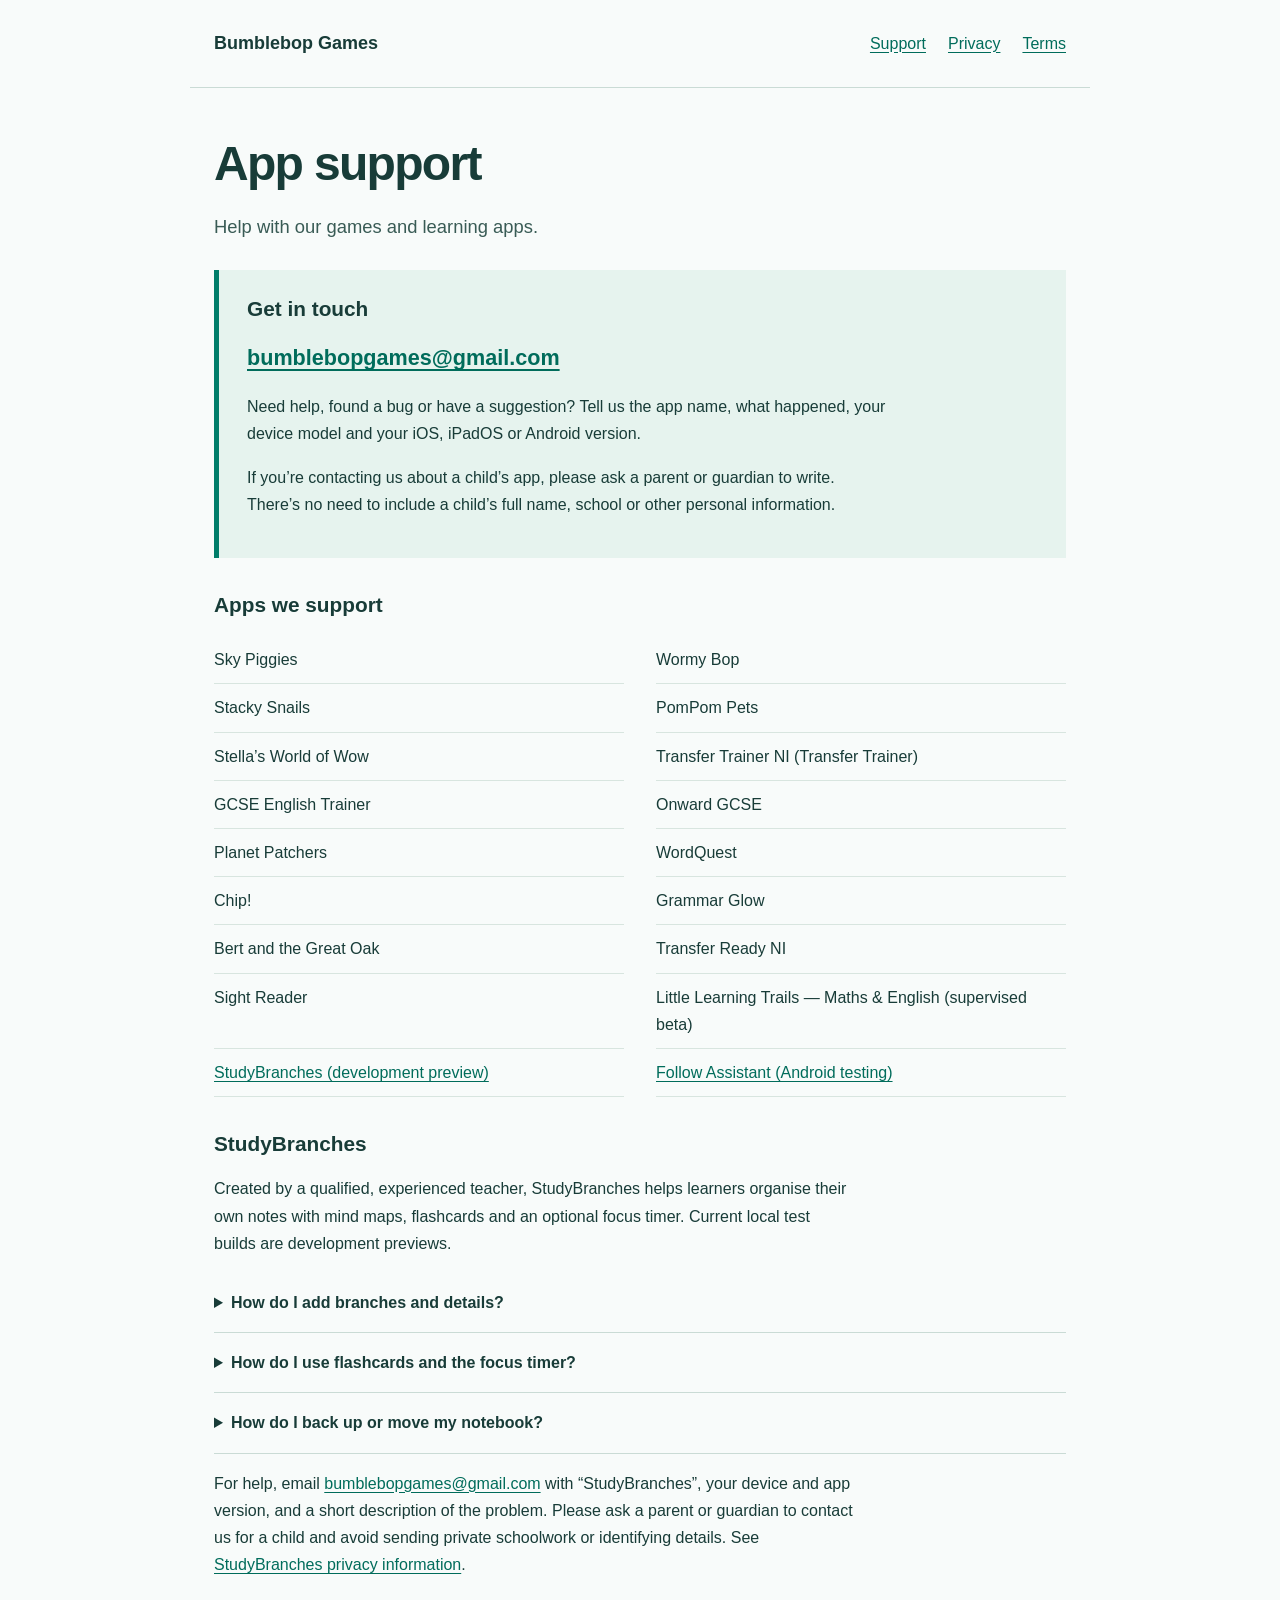
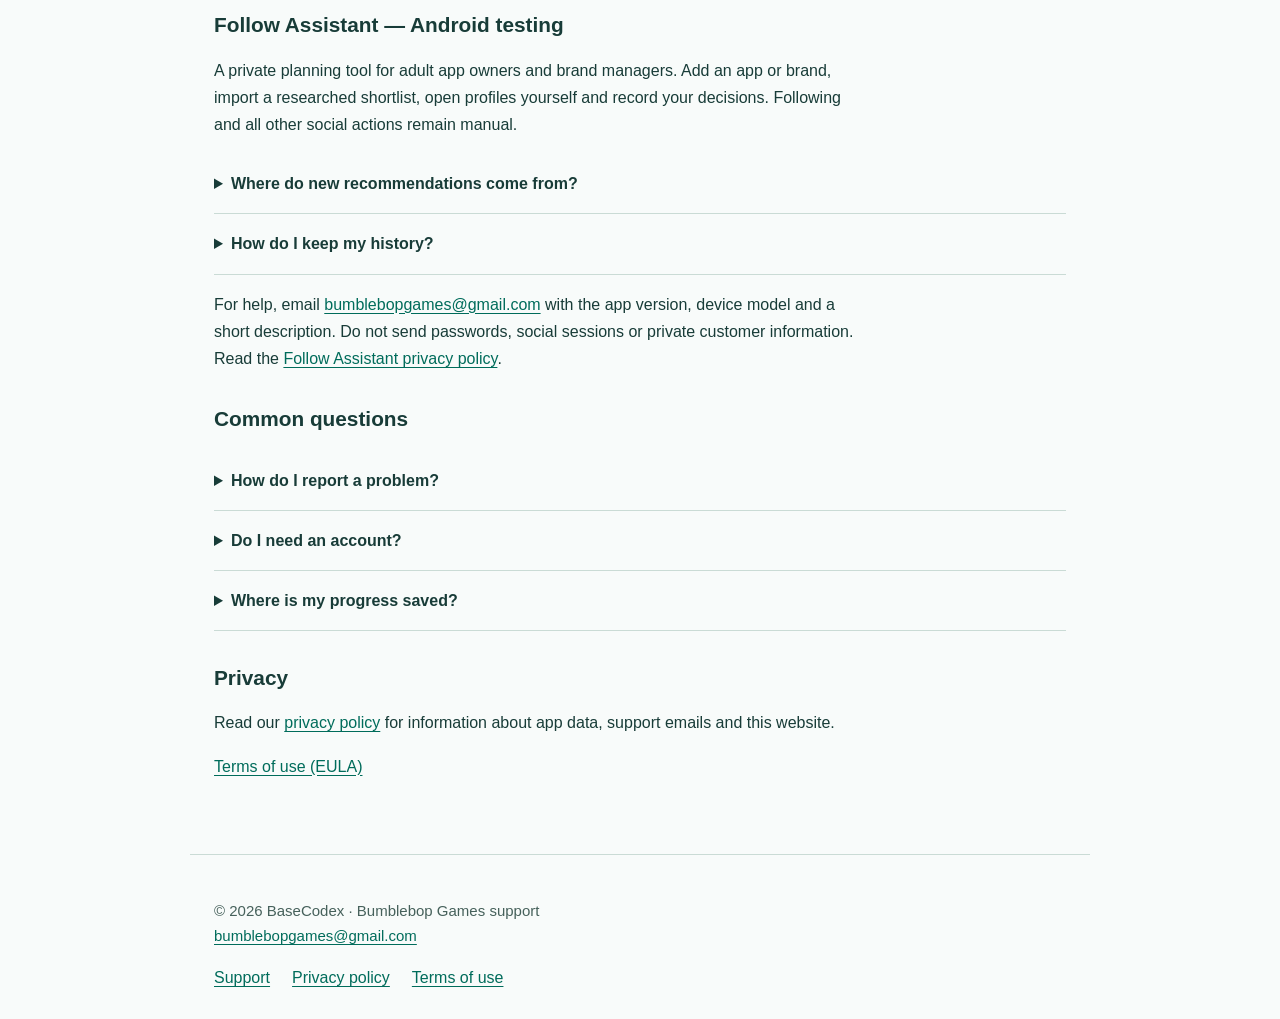
<file: index.html>
<!doctype html>
<html lang="en"><head><meta name="google-site-verification" content="nAH5jtPShaQSKGcizC4wQMuTUQxRXYemVnwYtcWmS9g" /><meta charset="utf-8"><meta name="viewport" content="width=device-width, initial-scale=1"><title>App support · Bumblebop Games</title><meta name="description" content="Support and privacy information for Bumblebop Games and learning apps. Contact bumblebopgames@gmail.com."><link rel="stylesheet" href="style.css"></head><body><a class="skip" href="#main">Skip to content</a><header><a class="brand" href="./">Bumblebop Games</a><nav aria-label="Main navigation"><a href="./">Support</a><a href="privacy.html">Privacy</a><a href="terms.html">Terms</a></nav></header><main id="main" class=""><h1>App support</h1><p class="intro">Help with our games and learning apps.</p><section class="contact" aria-labelledby="contact"><h2 id="contact">Get in touch</h2><a class="email" href="mailto:bumblebopgames@gmail.com">bumblebopgames@gmail.com</a><p>Need help, found a bug or have a suggestion? Tell us the app name, what happened, your device model and your iOS, iPadOS or Android version.</p><p>If you’re contacting us about a child’s app, please ask a parent or guardian to write. There’s no need to include a child’s full name, school or other personal information.</p></section><section aria-labelledby="apps"><h2 id="apps">Apps we support</h2><ul class="app-list"><li>Sky Piggies</li><li>Wormy Bop</li><li>Stacky Snails</li><li>PomPom Pets</li><li>Stella’s World of Wow</li><li>Transfer Trainer NI (Transfer Trainer)</li><li>GCSE English Trainer</li><li>Onward GCSE</li><li>Planet Patchers</li><li>WordQuest</li><li>Chip!</li><li>Grammar Glow</li><li>Bert and the Great Oak</li><li>Transfer Ready NI</li><li>Sight Reader</li><li>Little Learning Trails — Maths &amp; English (supervised beta)</li><li><a href="#studybranches">StudyBranches (development preview)</a></li><li><a href="#follow-assistant">Follow Assistant (Android testing)</a></li></ul></section><section id="studybranches" aria-labelledby="studybranches-heading"><h2 id="studybranches-heading">StudyBranches</h2>
<p>Created by a qualified, experienced teacher, StudyBranches helps learners organise their own notes with mind maps, flashcards and an optional focus timer. Current local test builds are development previews.</p>
<details><summary>How do I add branches and details?</summary><ol><li>Open a map and choose <strong>Add main branch</strong> for a big idea connected to your central topic.</li><li>Tap an idea, then choose <strong>Add detail</strong> for a smaller idea connected to it.</li><li>Use <strong>Back to map</strong> and <strong>My maps</strong> to return to your work.</li></ol><p>The same ideas are available as a text list in <strong>Outline</strong>.</p></details>
<details><summary>How do I use flashcards and the focus timer?</summary><p>Choose <strong>Flashcards</strong> in your notebook to create a card set, or open an idea’s <strong>More idea tools</strong> and choose <strong>Make a flashcard</strong>. Try recalling an answer before revealing your notes, then compare and record your own confidence. Nothing is automatically marked.</p><p>Choose <strong>Focus timer</strong> to start, pause or resume a session and plan a break. The timer pauses when you leave the app; it does not provide background alarms.</p></details>
<details><summary>How do I back up or move my notebook?</summary><p>Use <strong>Help &amp; backup → Export notebook backup</strong>. On the other installation, choose <strong>Choose notebook backup</strong>, inspect the preview, then choose <strong>Restore notebook content</strong>. Existing work is kept and conflicting references become separate copies. Backups with flashcards require StudyBranches 0.2 or later.</p><p>Native iPhone and iPad versions offer optional private Apple iCloud sync on compatible devices. Android and browser notebooks remain independent; use exported backups to transfer those. Update both Apple devices to a compatible version before syncing newer sources or drafts. Keep regular exported backups; uninstalling the app or clearing browser data can remove local work.</p></details>
<p>For help, email <a href="mailto:bumblebopgames@gmail.com">bumblebopgames@gmail.com</a> with “StudyBranches”, your device and app version, and a short description of the problem. Please ask a parent or guardian to contact us for a child and avoid sending private schoolwork or identifying details. See <a href="privacy.html#studybranches">StudyBranches privacy information</a>.</p></section><section id="follow-assistant" aria-labelledby="follow-assistant-heading"><h2 id="follow-assistant-heading">Follow Assistant — Android testing</h2><p>A private planning tool for adult app owners and brand managers. Add an app or brand, import a researched shortlist, open profiles yourself and record your decisions. Following and all other social actions remain manual.</p><details><summary>Where do new recommendations come from?</summary><p>This Android testing version includes a dated saved shortlist and supports user-selected shortlist imports. Research and automatic daily delivery are not included. New brands start without recommendations until you import a checked shortlist using the exact brand name. Sharing a research brief sends nothing until you choose a destination.</p></details><details><summary>How do I keep my history?</summary><p>Queues and outcomes are saved on this device. Export history before uninstalling or clearing app storage. The app has no social sign-in, automatic follow feature, advertising or analytics service.</p></details><p>For help, email <a href="mailto:bumblebopgames@gmail.com">bumblebopgames@gmail.com</a> with the app version, device model and a short description. Do not send passwords, social sessions or private customer information. Read the <a href="privacy.html#follow-assistant">Follow Assistant privacy policy</a>.</p></section><section aria-labelledby="questions"><h2 id="questions">Common questions</h2><details><summary>How do I report a problem?</summary><p>Email us with the app name and a short description of the steps that led to the problem. If a screenshot helps, remove any personal information before sending it.</p></details><details><summary>Do I need an account?</summary><p>The apps listed here work without creating an account with us. Apple services, such as purchases or optional iCloud features, use your own Apple account.</p></details><details><summary>Where is my progress saved?</summary><p>Game progress, settings and learning history stay on your device and, where an app supports it, in your own iCloud account. We cannot recover local progress for you. Please contact us before deleting an app to troubleshoot a problem.</p></details></section><section aria-labelledby="privacy"><h2 id="privacy">Privacy</h2><p>Read our <a href="privacy.html">privacy policy</a> for information about app data, support emails and this website.</p><p><a href="terms.html">Terms of use (EULA)</a></p></section></main><footer><p>© 2026 BaseCodex · Bumblebop Games support<br><a href="mailto:bumblebopgames@gmail.com">bumblebopgames@gmail.com</a></p><nav aria-label="Footer"><a href="./">Support</a><a href="privacy.html">Privacy policy</a><a href="terms.html">Terms of use</a></nav></footer></body></html>
</file>
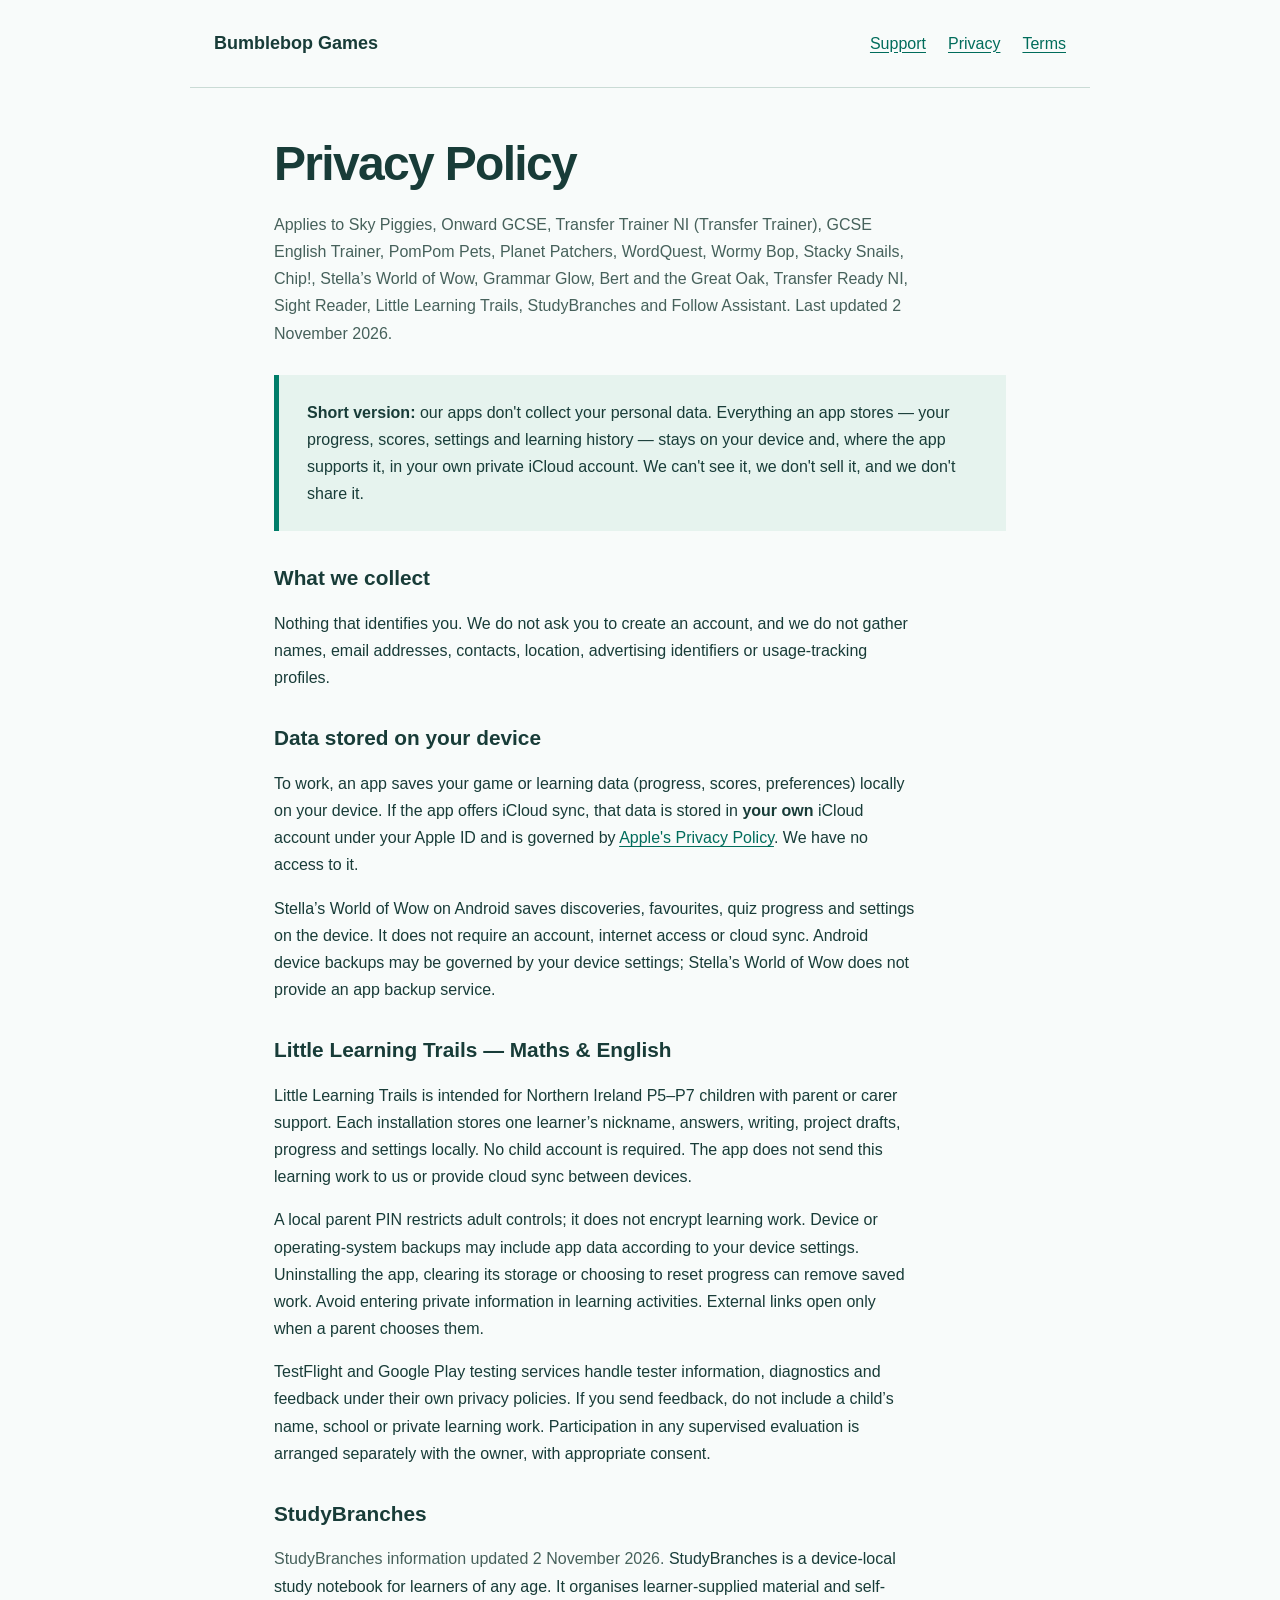
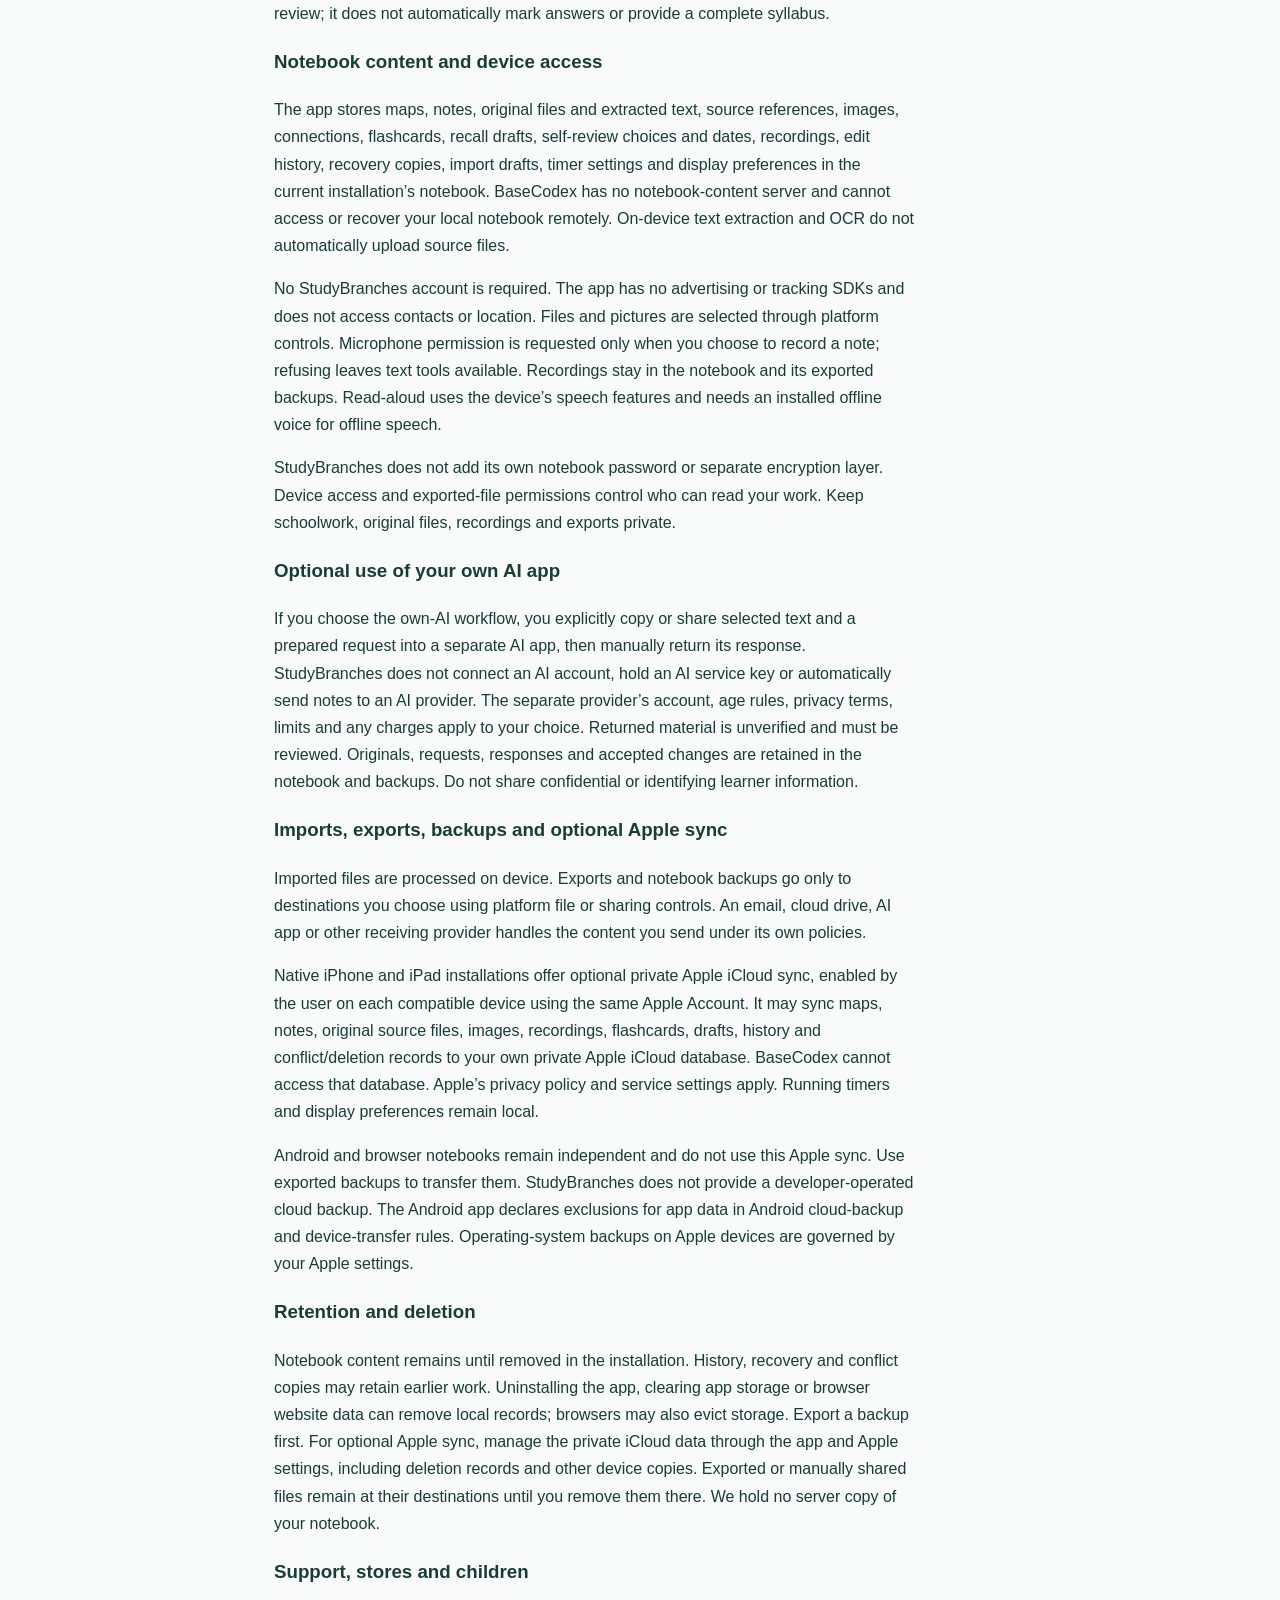
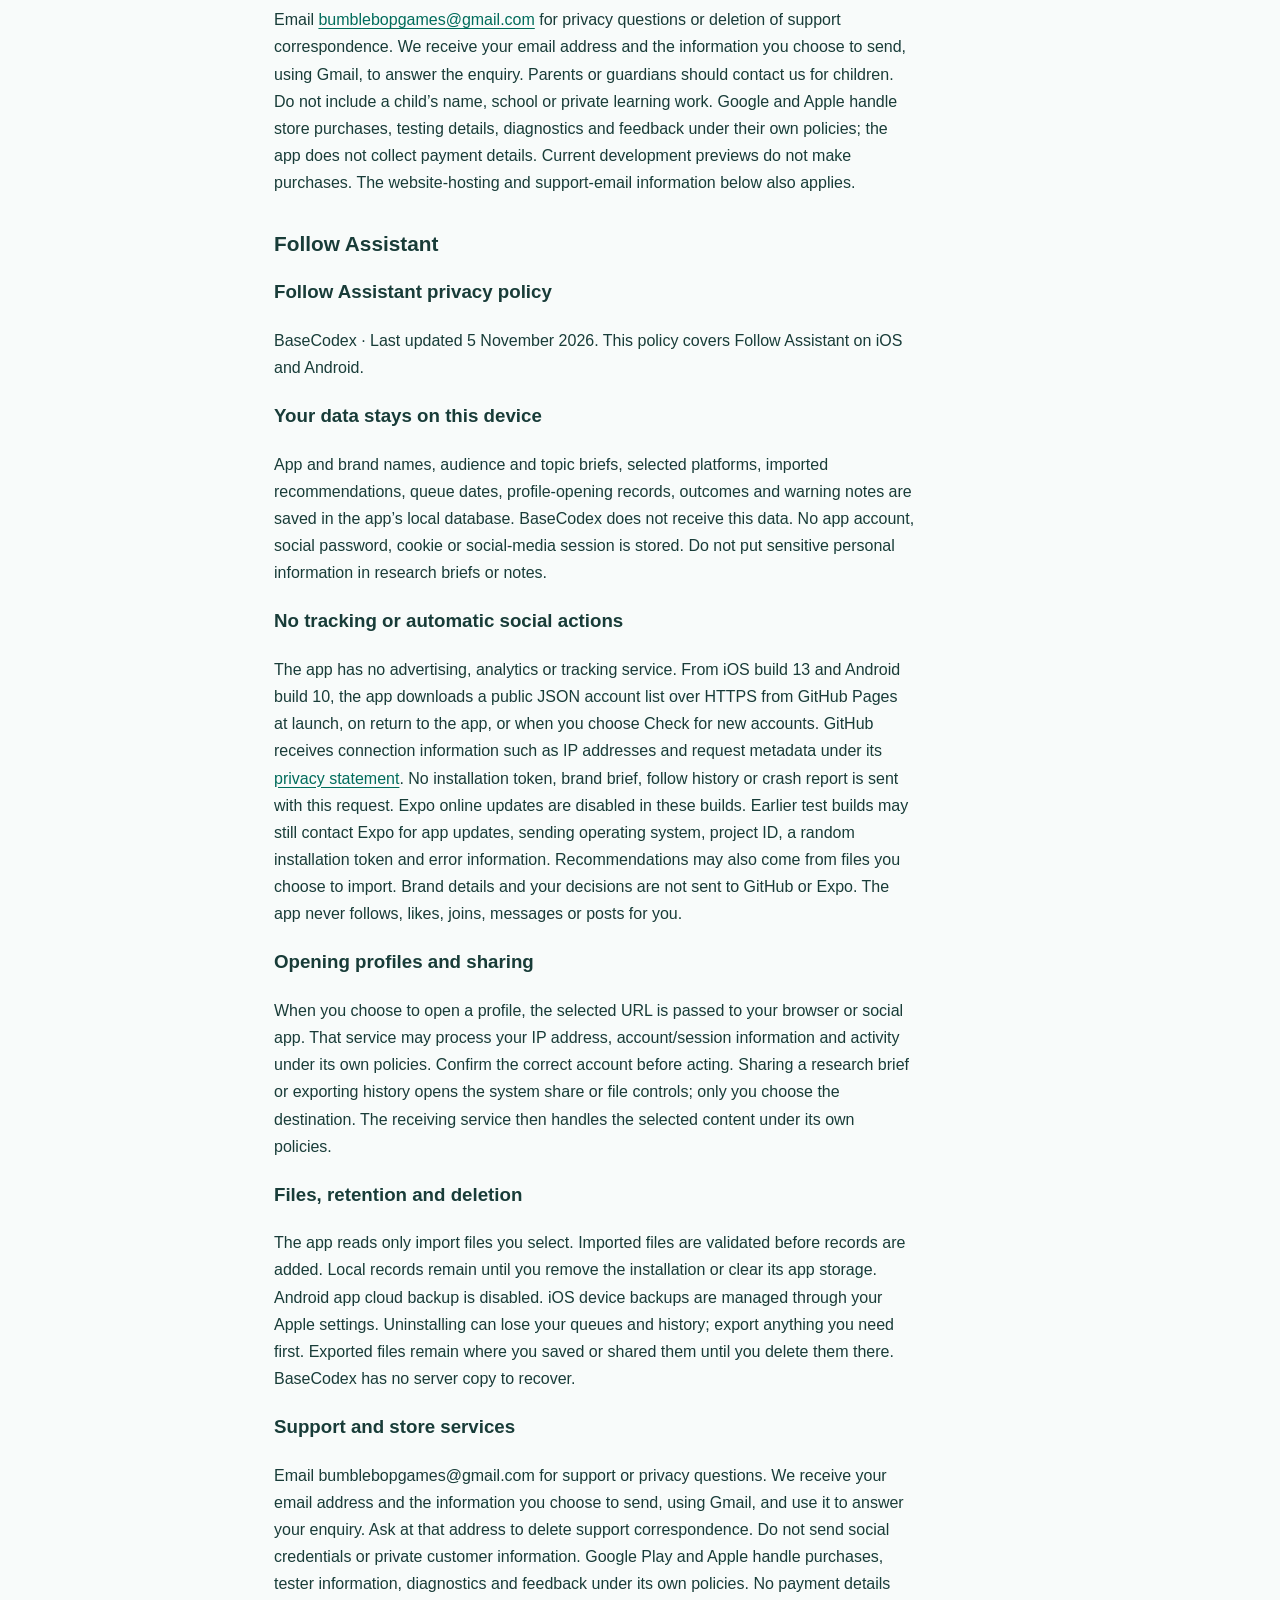
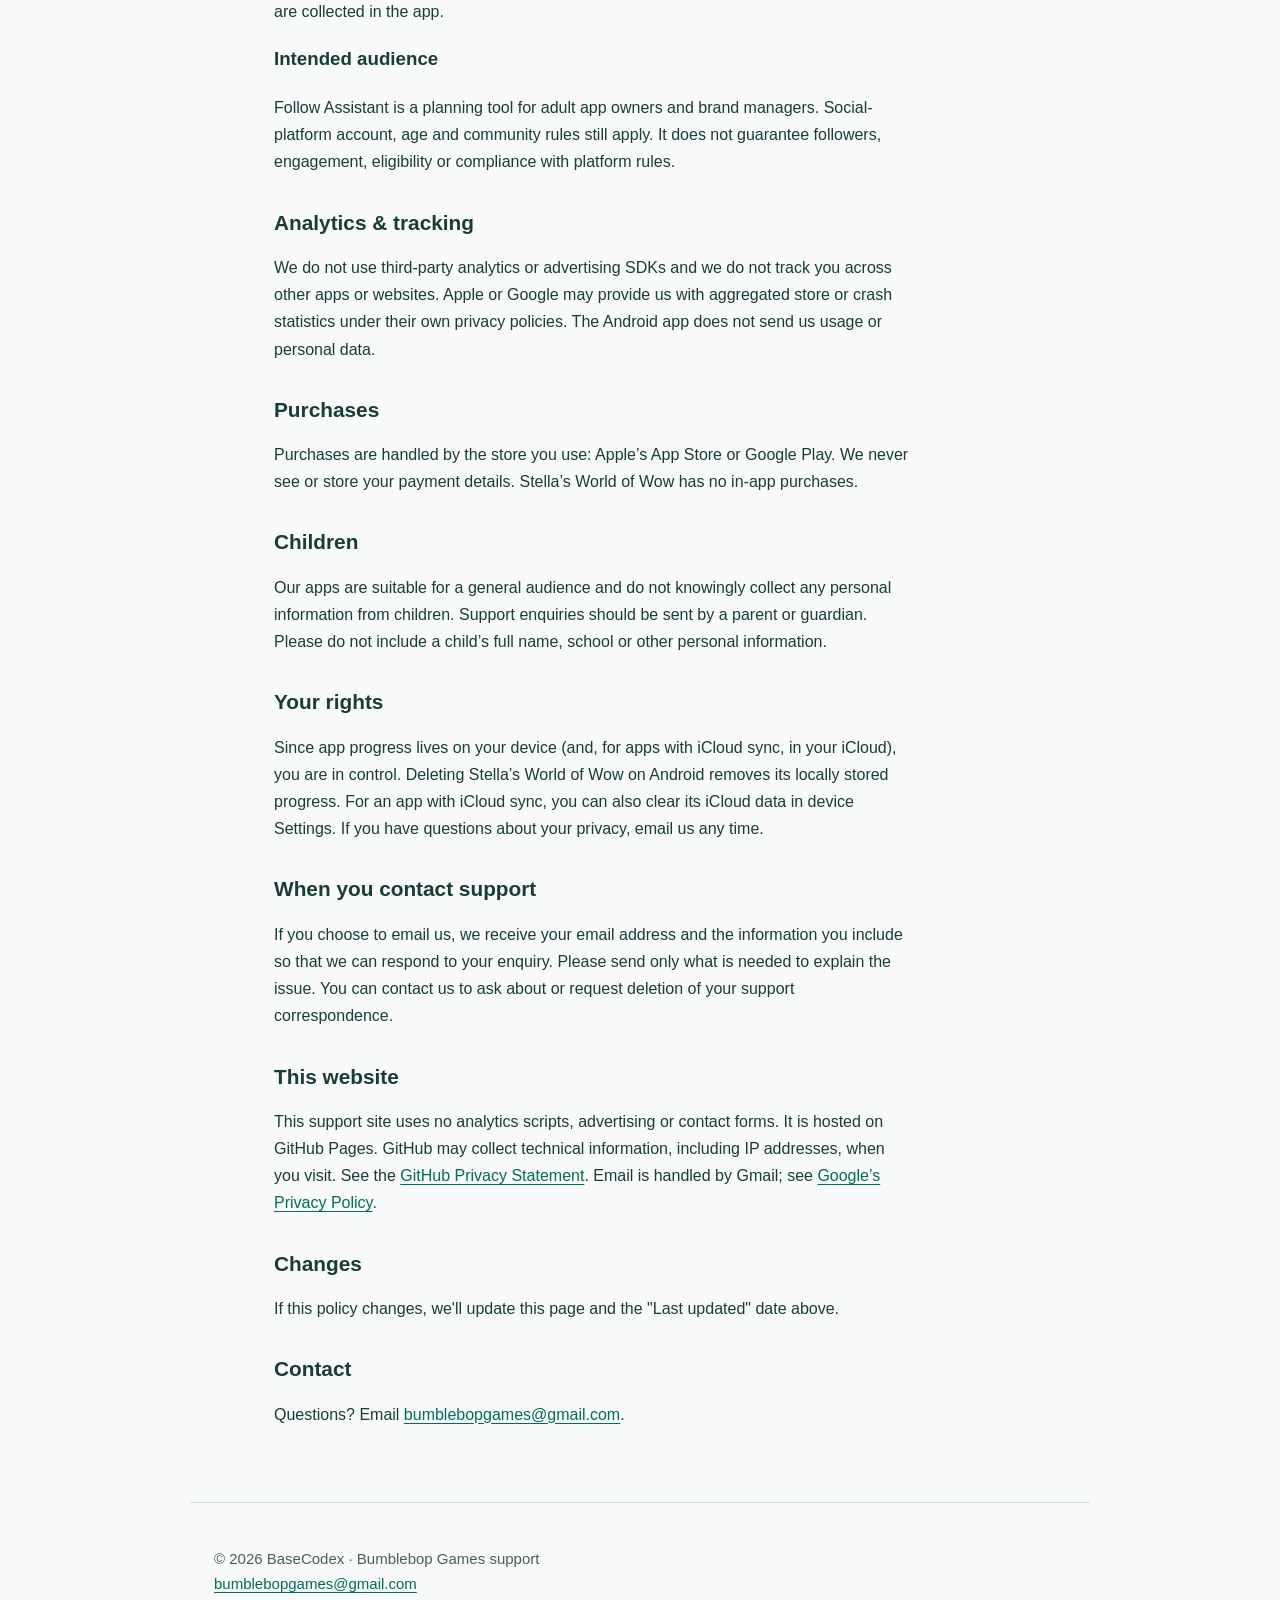
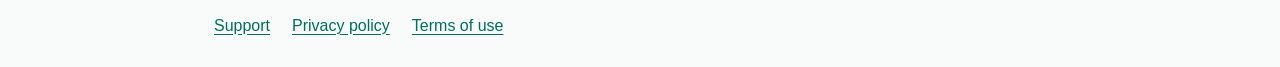
<file: privacy.html>
<!doctype html>
<html lang="en"><head><meta charset="utf-8"><meta name="viewport" content="width=device-width, initial-scale=1"><title>Privacy policy · Bumblebop Games</title><meta name="description" content="Privacy information for our apps and support website."><link rel="stylesheet" href="style.css"></head><body><a class="skip" href="#main">Skip to content</a><header><a class="brand" href="./">Bumblebop Games</a><nav aria-label="Main navigation"><a href="./">Support</a><a href="privacy.html">Privacy</a><a href="terms.html">Terms</a></nav></header><main id="main" class="policy"><h1>Privacy Policy</h1>
<p><em>Applies to Sky Piggies, Onward GCSE, Transfer Trainer NI (Transfer Trainer), GCSE English Trainer, PomPom Pets, Planet Patchers, WordQuest, Wormy Bop, Stacky Snails, Chip!, Stella’s World of Wow, Grammar Glow, Bert and the Great Oak, Transfer Ready NI, Sight Reader, Little Learning Trails, StudyBranches and Follow Assistant. Last updated 2 November 2026.</em></p>

<div class="card">
  <strong>Short version:</strong> our apps don't collect your personal data.
  Everything an app stores &mdash; your progress, scores, settings and
  learning history &mdash; stays on your device and, where the app supports
  it, in your own private iCloud account. We can't see it, we don't sell it,
  and we don't share it.
</div>

<h2>What we collect</h2>
<p>Nothing that identifies you. We do not ask you to create an account, and we
do not gather names, email addresses, contacts, location, advertising
identifiers or usage-tracking profiles.</p>

<h2>Data stored on your device</h2>
<p>To work, an app saves your game or learning data (progress, scores,
preferences) locally on your device. If the app offers iCloud sync, that data
is stored in <strong>your own</strong> iCloud account under your Apple ID and
is governed by <a href="https://www.apple.com/legal/privacy/">Apple's Privacy
Policy</a>. We have no access to it.</p>
<p>Stella’s World of Wow on Android saves discoveries, favourites, quiz progress and settings on the device. It does not require an account, internet access or cloud sync. Android device backups may be governed by your device settings; Stella’s World of Wow does not provide an app backup service.</p>

<h2>Little Learning Trails — Maths &amp; English</h2>
<p>Little Learning Trails is intended for Northern Ireland P5–P7 children with parent or carer support. Each installation stores one learner’s nickname, answers, writing, project drafts, progress and settings locally. No child account is required. The app does not send this learning work to us or provide cloud sync between devices.</p>
<p>A local parent PIN restricts adult controls; it does not encrypt learning work. Device or operating-system backups may include app data according to your device settings. Uninstalling the app, clearing its storage or choosing to reset progress can remove saved work. Avoid entering private information in learning activities. External links open only when a parent chooses them.</p>
<p>TestFlight and Google Play testing services handle tester information, diagnostics and feedback under their own privacy policies. If you send feedback, do not include a child’s name, school or private learning work. Participation in any supervised evaluation is arranged separately with the owner, with appropriate consent.</p>

<section id="studybranches" aria-labelledby="studybranches-heading"><h2 id="studybranches-heading">StudyBranches</h2>
<p><em>StudyBranches information updated 2 November 2026.</em> StudyBranches is a device-local study notebook for learners of any age. It organises learner-supplied material and self-review; it does not automatically mark answers or provide a complete syllabus.</p>
<h3>Notebook content and device access</h3><p>The app stores maps, notes, original files and extracted text, source references, images, connections, flashcards, recall drafts, self-review choices and dates, recordings, edit history, recovery copies, import drafts, timer settings and display preferences in the current installation’s notebook. BaseCodex has no notebook-content server and cannot access or recover your local notebook remotely. On-device text extraction and OCR do not automatically upload source files.</p>
<p>No StudyBranches account is required. The app has no advertising or tracking SDKs and does not access contacts or location. Files and pictures are selected through platform controls. Microphone permission is requested only when you choose to record a note; refusing leaves text tools available. Recordings stay in the notebook and its exported backups. Read-aloud uses the device’s speech features and needs an installed offline voice for offline speech.</p>
<p>StudyBranches does not add its own notebook password or separate encryption layer. Device access and exported-file permissions control who can read your work. Keep schoolwork, original files, recordings and exports private.</p>
<h3>Optional use of your own AI app</h3><p>If you choose the own-AI workflow, you explicitly copy or share selected text and a prepared request into a separate AI app, then manually return its response. StudyBranches does not connect an AI account, hold an AI service key or automatically send notes to an AI provider. The separate provider’s account, age rules, privacy terms, limits and any charges apply to your choice. Returned material is unverified and must be reviewed. Originals, requests, responses and accepted changes are retained in the notebook and backups. Do not share confidential or identifying learner information.</p>
<h3>Imports, exports, backups and optional Apple sync</h3><p>Imported files are processed on device. Exports and notebook backups go only to destinations you choose using platform file or sharing controls. An email, cloud drive, AI app or other receiving provider handles the content you send under its own policies.</p>
<p>Native iPhone and iPad installations offer optional private Apple iCloud sync, enabled by the user on each compatible device using the same Apple Account. It may sync maps, notes, original source files, images, recordings, flashcards, drafts, history and conflict/deletion records to your own private Apple iCloud database. BaseCodex cannot access that database. Apple’s privacy policy and service settings apply. Running timers and display preferences remain local.</p>
<p>Android and browser notebooks remain independent and do not use this Apple sync. Use exported backups to transfer them. StudyBranches does not provide a developer-operated cloud backup. The Android app declares exclusions for app data in Android cloud-backup and device-transfer rules. Operating-system backups on Apple devices are governed by your Apple settings.</p>
<h3>Retention and deletion</h3><p>Notebook content remains until removed in the installation. History, recovery and conflict copies may retain earlier work. Uninstalling the app, clearing app storage or browser website data can remove local records; browsers may also evict storage. Export a backup first. For optional Apple sync, manage the private iCloud data through the app and Apple settings, including deletion records and other device copies. Exported or manually shared files remain at their destinations until you remove them there. We hold no server copy of your notebook.</p>
<h3>Support, stores and children</h3><p>Email <a href="mailto:bumblebopgames@gmail.com">bumblebopgames@gmail.com</a> for privacy questions or deletion of support correspondence. We receive your email address and the information you choose to send, using Gmail, to answer the enquiry. Parents or guardians should contact us for children. Do not include a child’s name, school or private learning work. Google and Apple handle store purchases, testing details, diagnostics and feedback under their own policies; the app does not collect payment details. Current development previews do not make purchases. The website-hosting and support-email information below also applies.</p></section>
<section id="follow-assistant" aria-labelledby="follow-assistant-heading"><h2 id="follow-assistant-heading">Follow Assistant</h2><h3>Follow Assistant privacy policy</h3><p>BaseCodex · Last updated 5 November 2026. This policy covers Follow Assistant on iOS and Android.</p><h3>Your data stays on this device</h3><p>App and brand names, audience and topic briefs, selected platforms, imported recommendations, queue dates, profile-opening records, outcomes and warning notes are saved in the app’s local database. BaseCodex does not receive this data. No app account, social password, cookie or social-media session is stored. Do not put sensitive personal information in research briefs or notes.</p><h3>No tracking or automatic social actions</h3><p>The app has no advertising, analytics or tracking service. From iOS build 13 and Android build 10, the app downloads a public JSON account list over HTTPS from GitHub Pages at launch, on return to the app, or when you choose Check for new accounts. GitHub receives connection information such as IP addresses and request metadata under its <a href="https://docs.github.com/en/site-policy/privacy-policies/github-general-privacy-statement">privacy statement</a>. No installation token, brand brief, follow history or crash report is sent with this request. Expo online updates are disabled in these builds. Earlier test builds may still contact Expo for app updates, sending operating system, project ID, a random installation token and error information. Recommendations may also come from files you choose to import. Brand details and your decisions are not sent to GitHub or Expo. The app never follows, likes, joins, messages or posts for you.</p><h3>Opening profiles and sharing</h3><p>When you choose to open a profile, the selected URL is passed to your browser or social app. That service may process your IP address, account/session information and activity under its own policies. Confirm the correct account before acting. Sharing a research brief or exporting history opens the system share or file controls; only you choose the destination. The receiving service then handles the selected content under its own policies.</p><h3>Files, retention and deletion</h3><p>The app reads only import files you select. Imported files are validated before records are added. Local records remain until you remove the installation or clear its app storage. Android app cloud backup is disabled. iOS device backups are managed through your Apple settings. Uninstalling can lose your queues and history; export anything you need first. Exported files remain where you saved or shared them until you delete them there. BaseCodex has no server copy to recover.</p><h3>Support and store services</h3><p>Email bumblebopgames@gmail.com for support or privacy questions. We receive your email address and the information you choose to send, using Gmail, and use it to answer your enquiry. Ask at that address to delete support correspondence. Do not send social credentials or private customer information. Google Play and Apple handle purchases, tester information, diagnostics and feedback under its own policies. No payment details are collected in the app.</p><h3>Intended audience</h3><p>Follow Assistant is a planning tool for adult app owners and brand managers. Social-platform account, age and community rules still apply. It does not guarantee followers, engagement, eligibility or compliance with platform rules.</p></section>
<h2>Analytics &amp; tracking</h2>
<p>We do not use third-party analytics or advertising SDKs and we do not track
you across other apps or websites. Apple or Google may provide us with
aggregated store or crash statistics under their own privacy policies. The Android app does not send us usage or personal data.</p>

<h2>Purchases</h2>
<p>Purchases are handled by the store you use: Apple’s App Store or Google Play. We never see or store your payment details. Stella’s World of Wow has no in-app purchases.</p>

<h2>Children</h2>
<p>Our apps are suitable for a general audience and do not knowingly collect
any personal information from children. Support enquiries should be sent by a parent or guardian. Please do not include a child’s full name, school or other personal information.</p>

<h2>Your rights</h2>
<p>Since app progress lives on your device (and, for apps with iCloud sync, in your iCloud), you are in control. Deleting Stella’s World of Wow on Android removes its locally stored progress. For an app with iCloud sync, you can also clear its iCloud data in device Settings. If you have questions about your privacy, email us any time.</p>

<h2>When you contact support</h2><p>If you choose to email us, we receive your email address and the information you include so that we can respond to your enquiry. Please send only what is needed to explain the issue. You can contact us to ask about or request deletion of your support correspondence.</p><h2>This website</h2><p>This support site uses no analytics scripts, advertising or contact forms. It is hosted on GitHub Pages. GitHub may collect technical information, including IP addresses, when you visit. See the <a href="https://docs.github.com/en/site-policy/privacy-policies/github-general-privacy-statement">GitHub Privacy Statement</a>. Email is handled by Gmail; see <a href="https://policies.google.com/privacy">Google’s Privacy Policy</a>.</p><h2>Changes</h2>
<p>If this policy changes, we'll update this page and the "Last updated" date
above.</p>

<h2>Contact</h2>
<p>Questions? Email <a href="mailto:bumblebopgames@gmail.com">bumblebopgames@gmail.com</a>.</p></main><footer><p>© 2026 BaseCodex · Bumblebop Games support<br><a href="mailto:bumblebopgames@gmail.com">bumblebopgames@gmail.com</a></p><nav aria-label="Footer"><a href="./">Support</a><a href="privacy.html">Privacy policy</a><a href="terms.html">Terms of use</a></nav></footer></body></html>
</file>
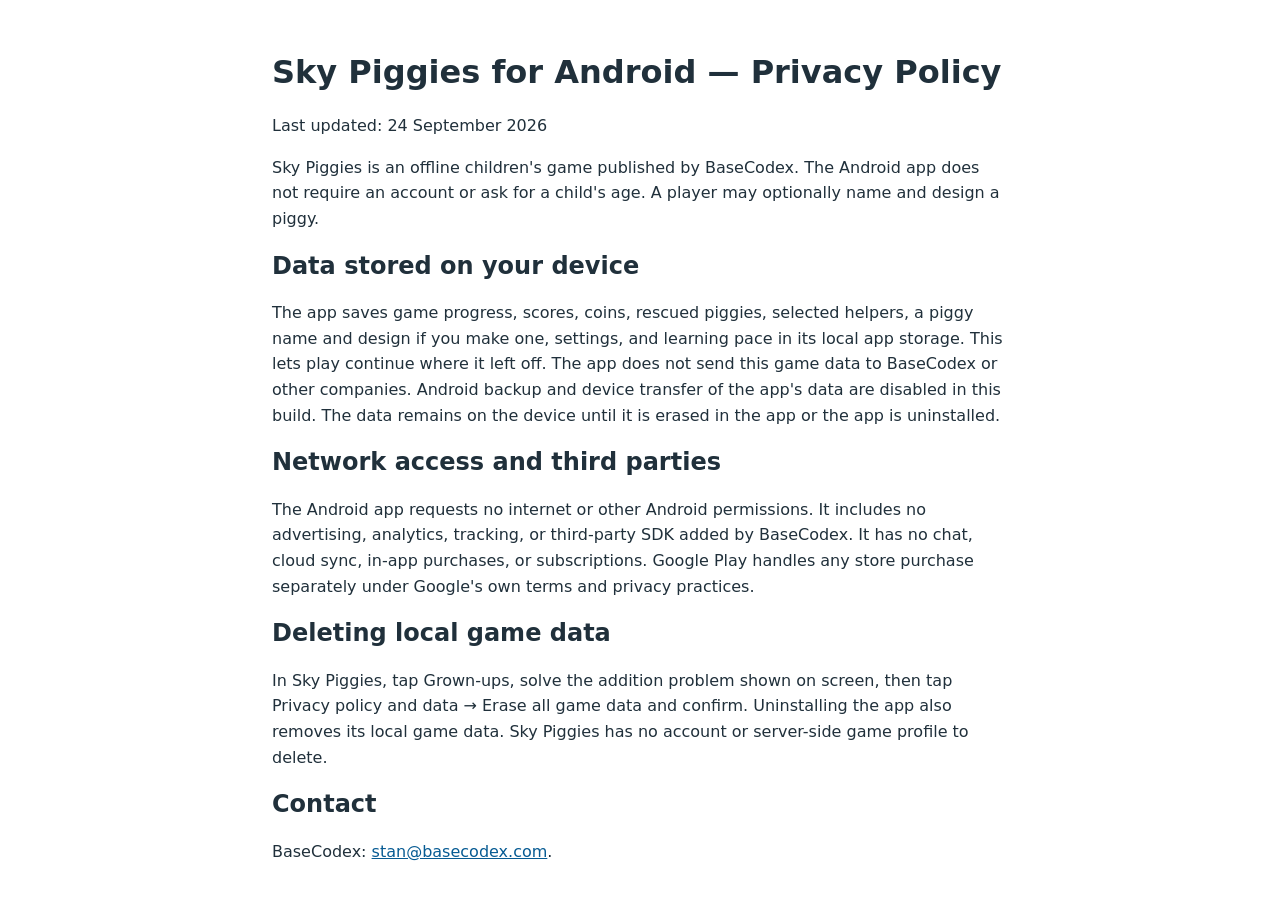
<file: sky-piggies-android-privacy.html>
<!doctype html>
<html lang="en-GB">
<head>
  <meta charset="utf-8">
  <meta name="viewport" content="width=device-width, initial-scale=1">
  <title>Sky Piggies for Android — Privacy Policy</title>
  <style>
    body { font: 1rem/1.6 system-ui, sans-serif; color: #20303b; background: #fff; max-width: 46rem; margin: 0 auto; padding: 2rem 1.25rem; }
    h1, h2 { line-height: 1.2; }
    a { color: #075b93; }
  </style>
</head>
<body>
  <main>
    <h1>Sky Piggies for Android — Privacy Policy</h1>
    <p>Last updated: 24 September 2026</p>
    <p>Sky Piggies is an offline children's game published by BaseCodex. The Android app does not require an account or ask for a child's age. A player may optionally name and design a piggy.</p>

    <h2>Data stored on your device</h2>
    <p>The app saves game progress, scores, coins, rescued piggies, selected helpers, a piggy name and design if you make one, settings, and learning pace in its local app storage. This lets play continue where it left off. The app does not send this game data to BaseCodex or other companies. Android backup and device transfer of the app's data are disabled in this build. The data remains on the device until it is erased in the app or the app is uninstalled.</p>

    <h2>Network access and third parties</h2>
    <p>The Android app requests no internet or other Android permissions. It includes no advertising, analytics, tracking, or third-party SDK added by BaseCodex. It has no chat, cloud sync, in-app purchases, or subscriptions. Google Play handles any store purchase separately under Google's own terms and privacy practices.</p>

    <h2>Deleting local game data</h2>
    <p>In Sky Piggies, tap Grown-ups, solve the addition problem shown on screen, then tap Privacy policy and data → Erase all game data and confirm. Uninstalling the app also removes its local game data. Sky Piggies has no account or server-side game profile to delete.</p>

    <h2>Contact</h2>
    <p>BaseCodex: <a href="mailto:stan@basecodex.com">stan@basecodex.com</a>.</p>
  </main>
</body>
</html>
</file>
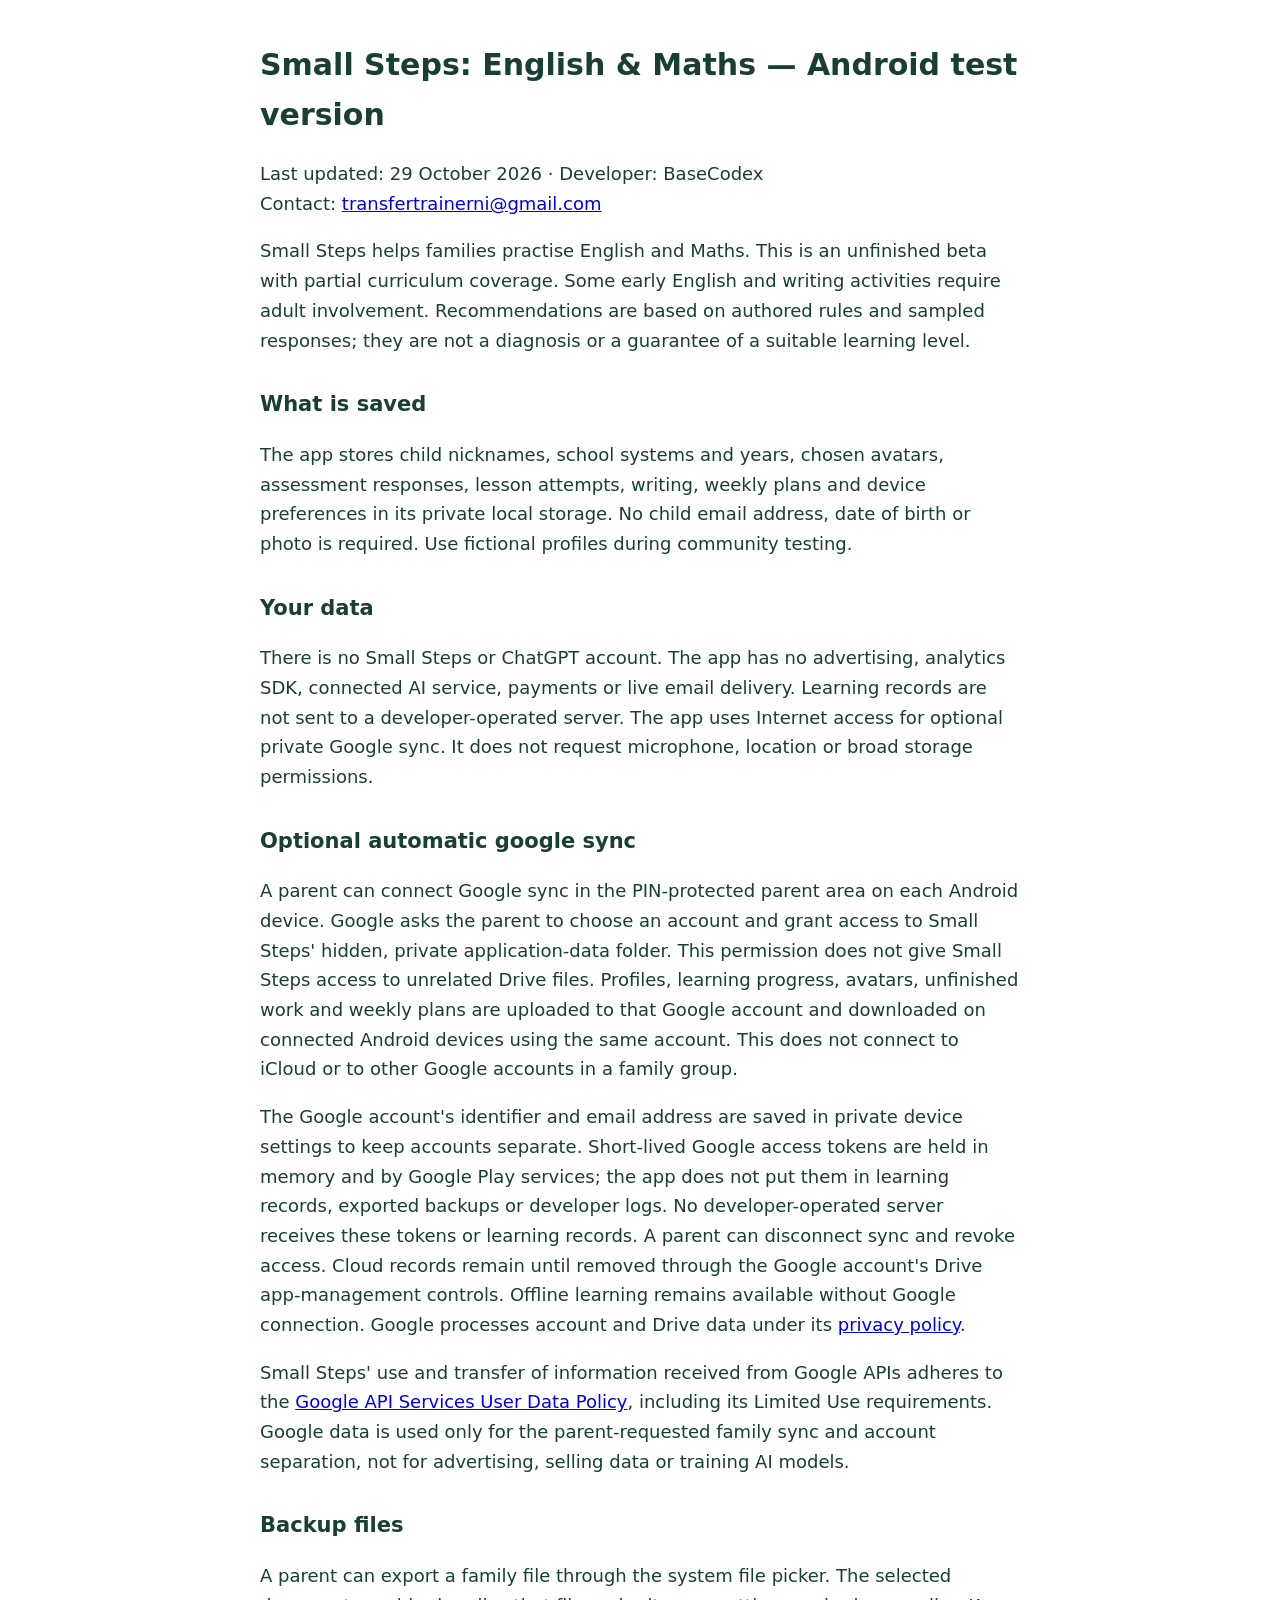
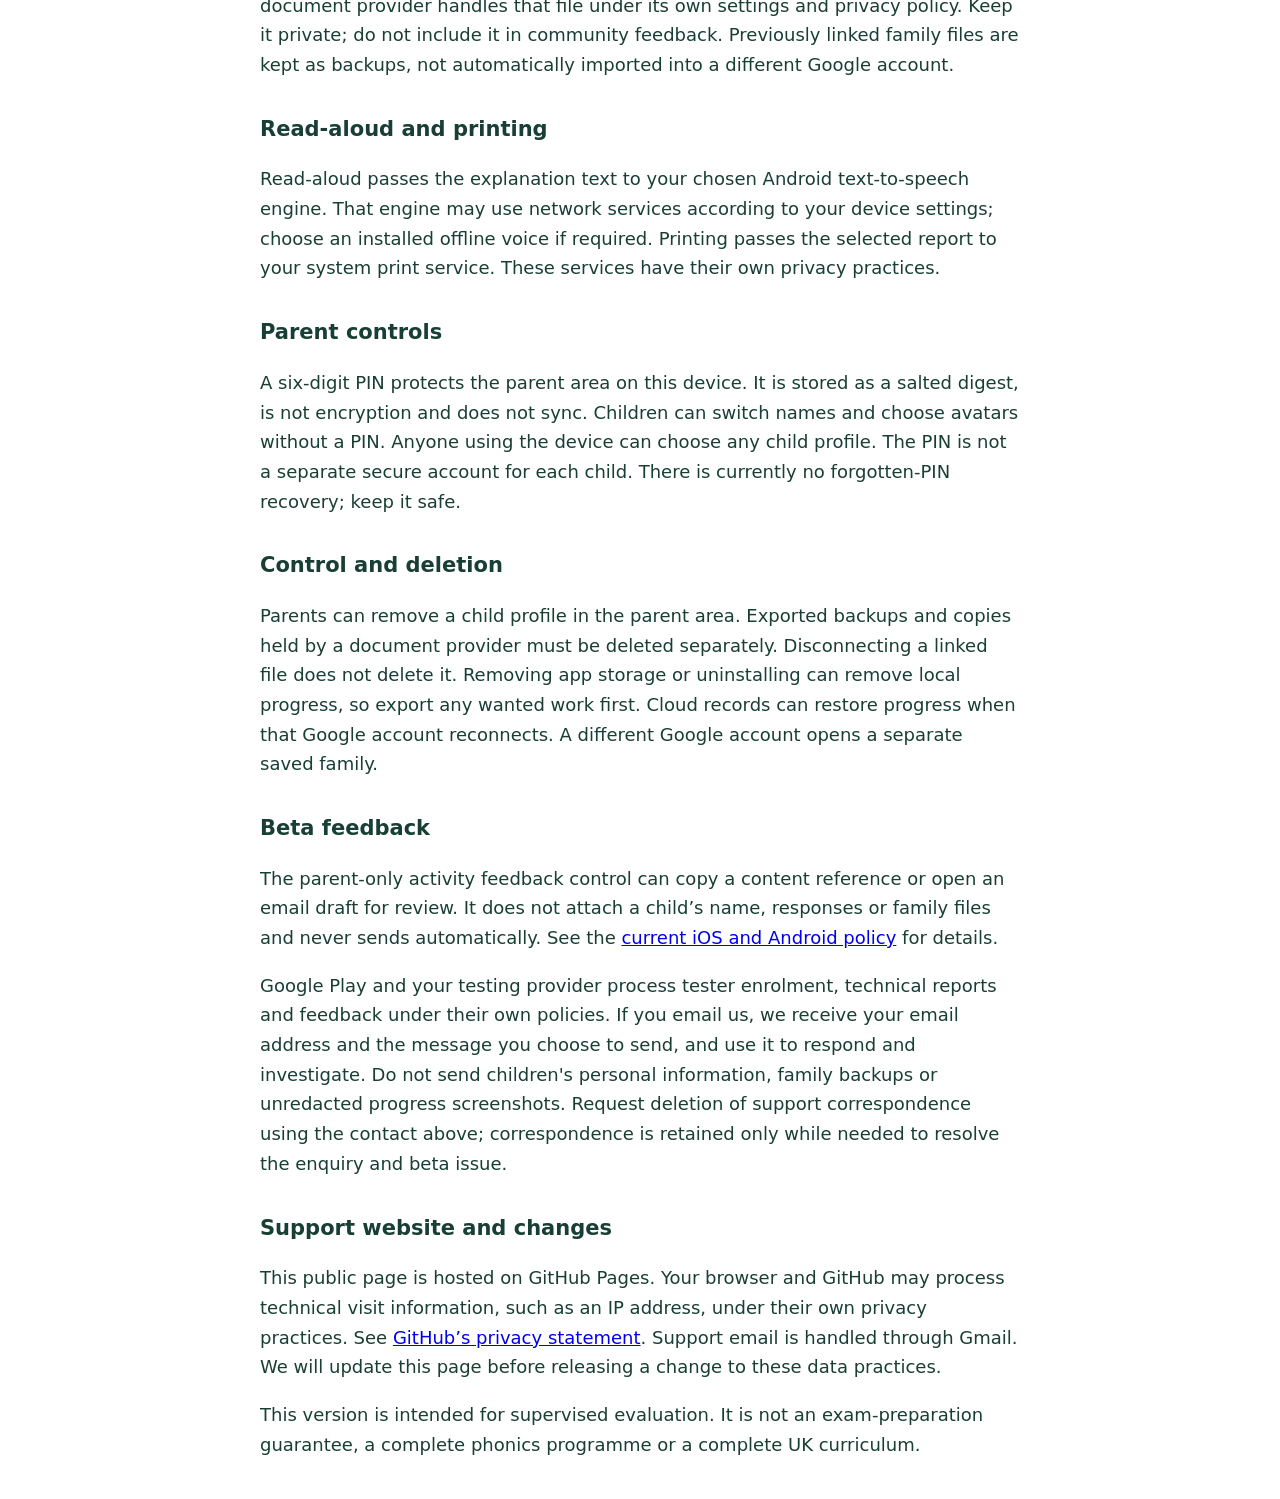
<file: small-steps-android-privacy.html>
<!doctype html><html lang="en-GB"><meta charset="utf-8"><meta name="viewport" content="width=device-width,initial-scale=1"><title>Small Steps Android privacy</title><style>body{font:18px/1.65 system-ui,sans-serif;max-width:760px;margin:40px auto;padding:0 22px;color:#193f35}h1{font-size:clamp(24px,5vw,30px)}h2{font-size:21px;margin-top:32px}</style><main><h1>Small Steps: English &amp; Maths — Android test version</h1><p>Last updated: 29 October 2026 · Developer: BaseCodex<br>Contact: <a href="mailto:transfertrainerni@gmail.com">transfertrainerni@gmail.com</a></p><p>Small Steps helps families practise English and Maths. This is an unfinished beta with partial curriculum coverage. Some early English and writing activities require adult involvement. Recommendations are based on authored rules and sampled responses; they are not a diagnosis or a guarantee of a suitable learning level.</p><h2>What is saved</h2><p>The app stores child nicknames, school systems and years, chosen avatars, assessment responses, lesson attempts, writing, weekly plans and device preferences in its private local storage. No child email address, date of birth or photo is required. Use fictional profiles during community testing.</p><h2>Your data</h2><p>There is no Small Steps or ChatGPT account. The app has no advertising, analytics SDK, connected AI service, payments or live email delivery. Learning records are not sent to a developer-operated server. The app uses Internet access for optional private Google sync. It does not request microphone, location or broad storage permissions.</p><h2>Optional automatic google sync</h2><p>A parent can connect Google sync in the PIN-protected parent area on each Android device. Google asks the parent to choose an account and grant access to Small Steps&#x27; hidden, private application-data folder. This permission does not give Small Steps access to unrelated Drive files. Profiles, learning progress, avatars, unfinished work and weekly plans are uploaded to that Google account and downloaded on connected Android devices using the same account. This does not connect to iCloud or to other Google accounts in a family group.</p><p>The Google account&#x27;s identifier and email address are saved in private device settings to keep accounts separate. Short-lived Google access tokens are held in memory and by Google Play services; the app does not put them in learning records, exported backups or developer logs. No developer-operated server receives these tokens or learning records. A parent can disconnect sync and revoke access. Cloud records remain until removed through the Google account&#x27;s Drive app-management controls. Offline learning remains available without Google connection. Google processes account and Drive data under its <a href="https://policies.google.com/privacy">privacy policy</a>.</p><p>Small Steps&#x27; use and transfer of information received from Google APIs adheres to the <a href="https://developers.google.com/terms/api-services-user-data-policy">Google API Services User Data Policy</a>, including its Limited Use requirements. Google data is used only for the parent-requested family sync and account separation, not for advertising, selling data or training AI models.</p><h2>Backup files</h2><p>A parent can export a family file through the system file picker. The selected document provider handles that file under its own settings and privacy policy. Keep it private; do not include it in community feedback. Previously linked family files are kept as backups, not automatically imported into a different Google account.</p><h2>Read-aloud and printing</h2><p>Read-aloud passes the explanation text to your chosen Android text-to-speech engine. That engine may use network services according to your device settings; choose an installed offline voice if required. Printing passes the selected report to your system print service. These services have their own privacy practices.</p><h2>Parent controls</h2><p>A six-digit PIN protects the parent area on this device. It is stored as a salted digest, is not encryption and does not sync. Children can switch names and choose avatars without a PIN. Anyone using the device can choose any child profile. The PIN is not a separate secure account for each child. There is currently no forgotten-PIN recovery; keep it safe.</p><h2>Control and deletion</h2><p>Parents can remove a child profile in the parent area. Exported backups and copies held by a document provider must be deleted separately. Disconnecting a linked file does not delete it. Removing app storage or uninstalling can remove local progress, so export any wanted work first. Cloud records can restore progress when that Google account reconnects. A different Google account opens a separate saved family.</p><h2>Beta feedback</h2><p>The parent-only activity feedback control can copy a content reference or open an email draft for review. It does not attach a child’s name, responses or family files and never sends automatically. See the <a href="small-steps-privacy.html">current iOS and Android policy</a> for details.</p><p>Google Play and your testing provider process tester enrolment, technical reports and feedback under their own policies. If you email us, we receive your email address and the message you choose to send, and use it to respond and investigate. Do not send children&#x27;s personal information, family backups or unredacted progress screenshots. Request deletion of support correspondence using the contact above; correspondence is retained only while needed to resolve the enquiry and beta issue.</p><h2>Support website and changes</h2><p>This public page is hosted on GitHub Pages. Your browser and GitHub may process technical visit information, such as an IP address, under their own privacy practices. See <a href="https://docs.github.com/en/site-policy/privacy-policies/github-general-privacy-statement">GitHub’s privacy statement</a>. Support email is handled through Gmail. We will update this page before releasing a change to these data practices.</p><p>This version is intended for supervised evaluation. It is not an exam-preparation guarantee, a complete phonics programme or a complete UK curriculum.</p></main></html>
</file>
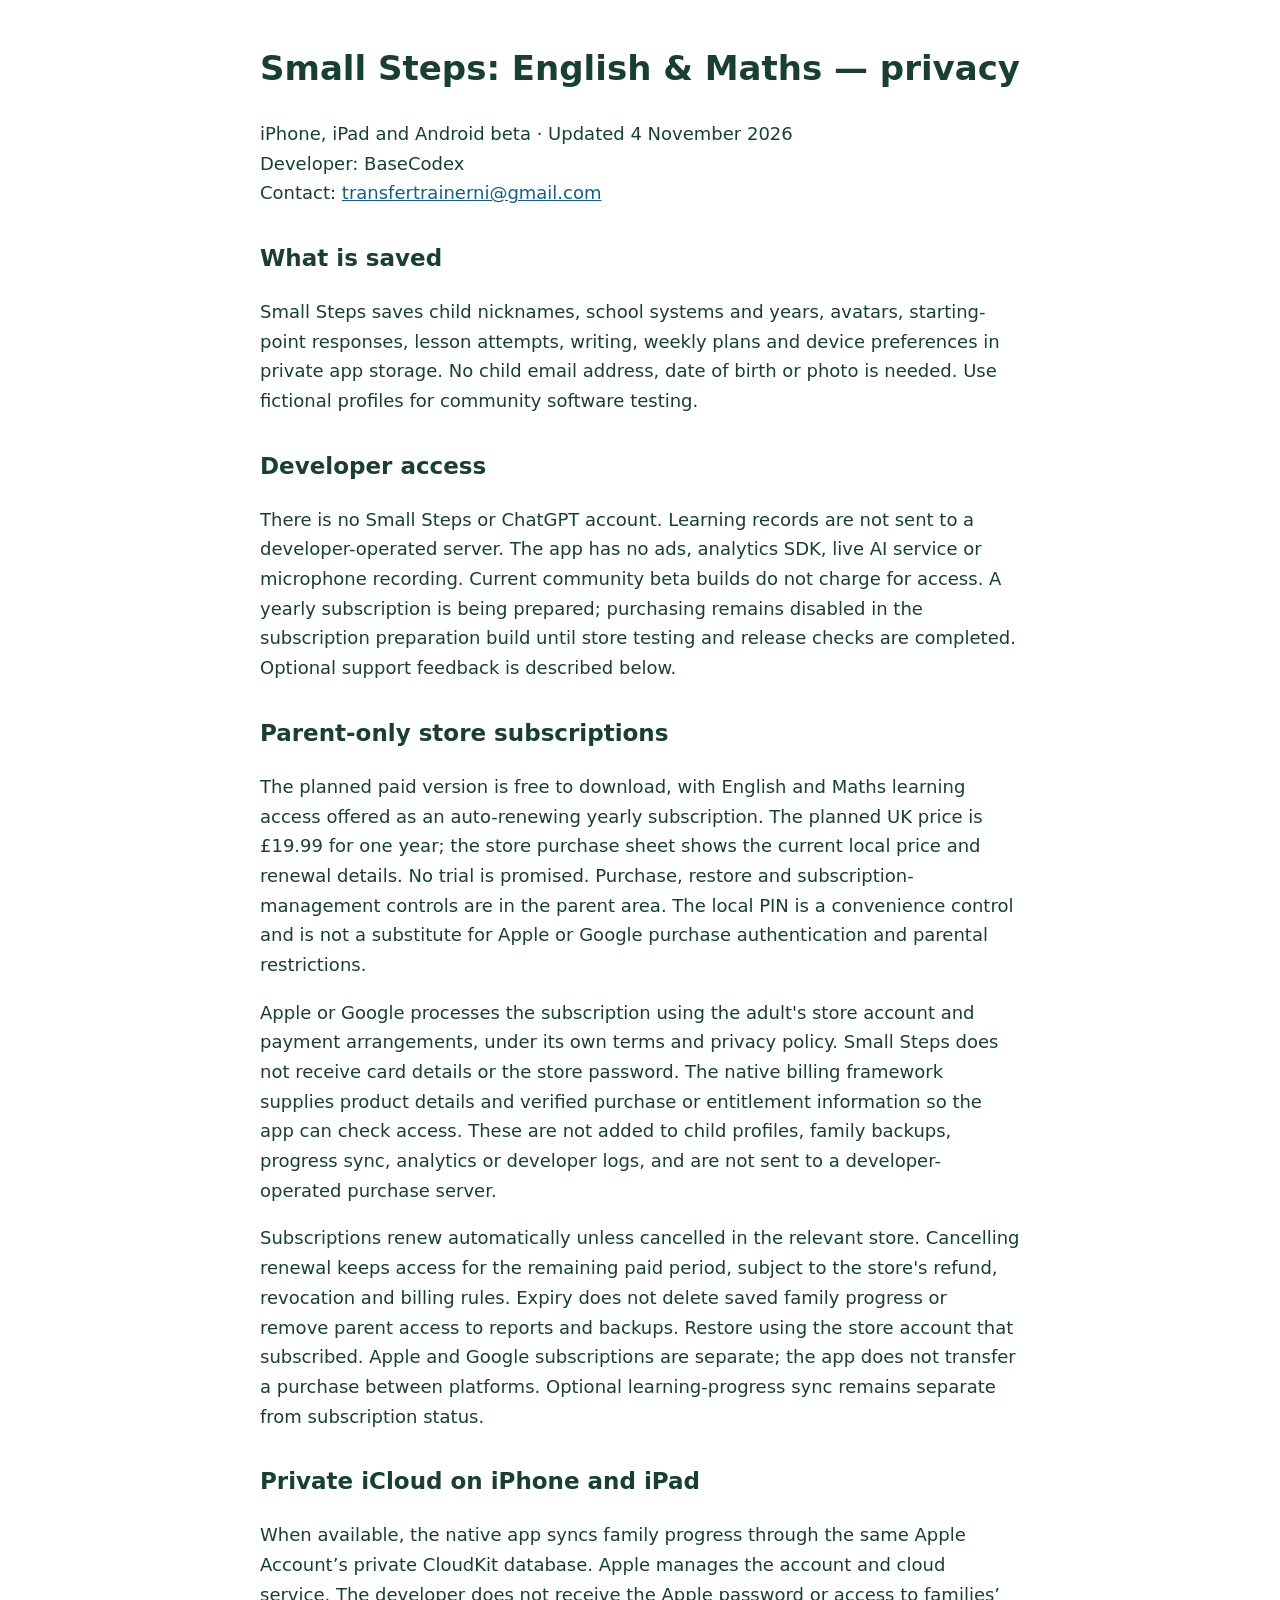
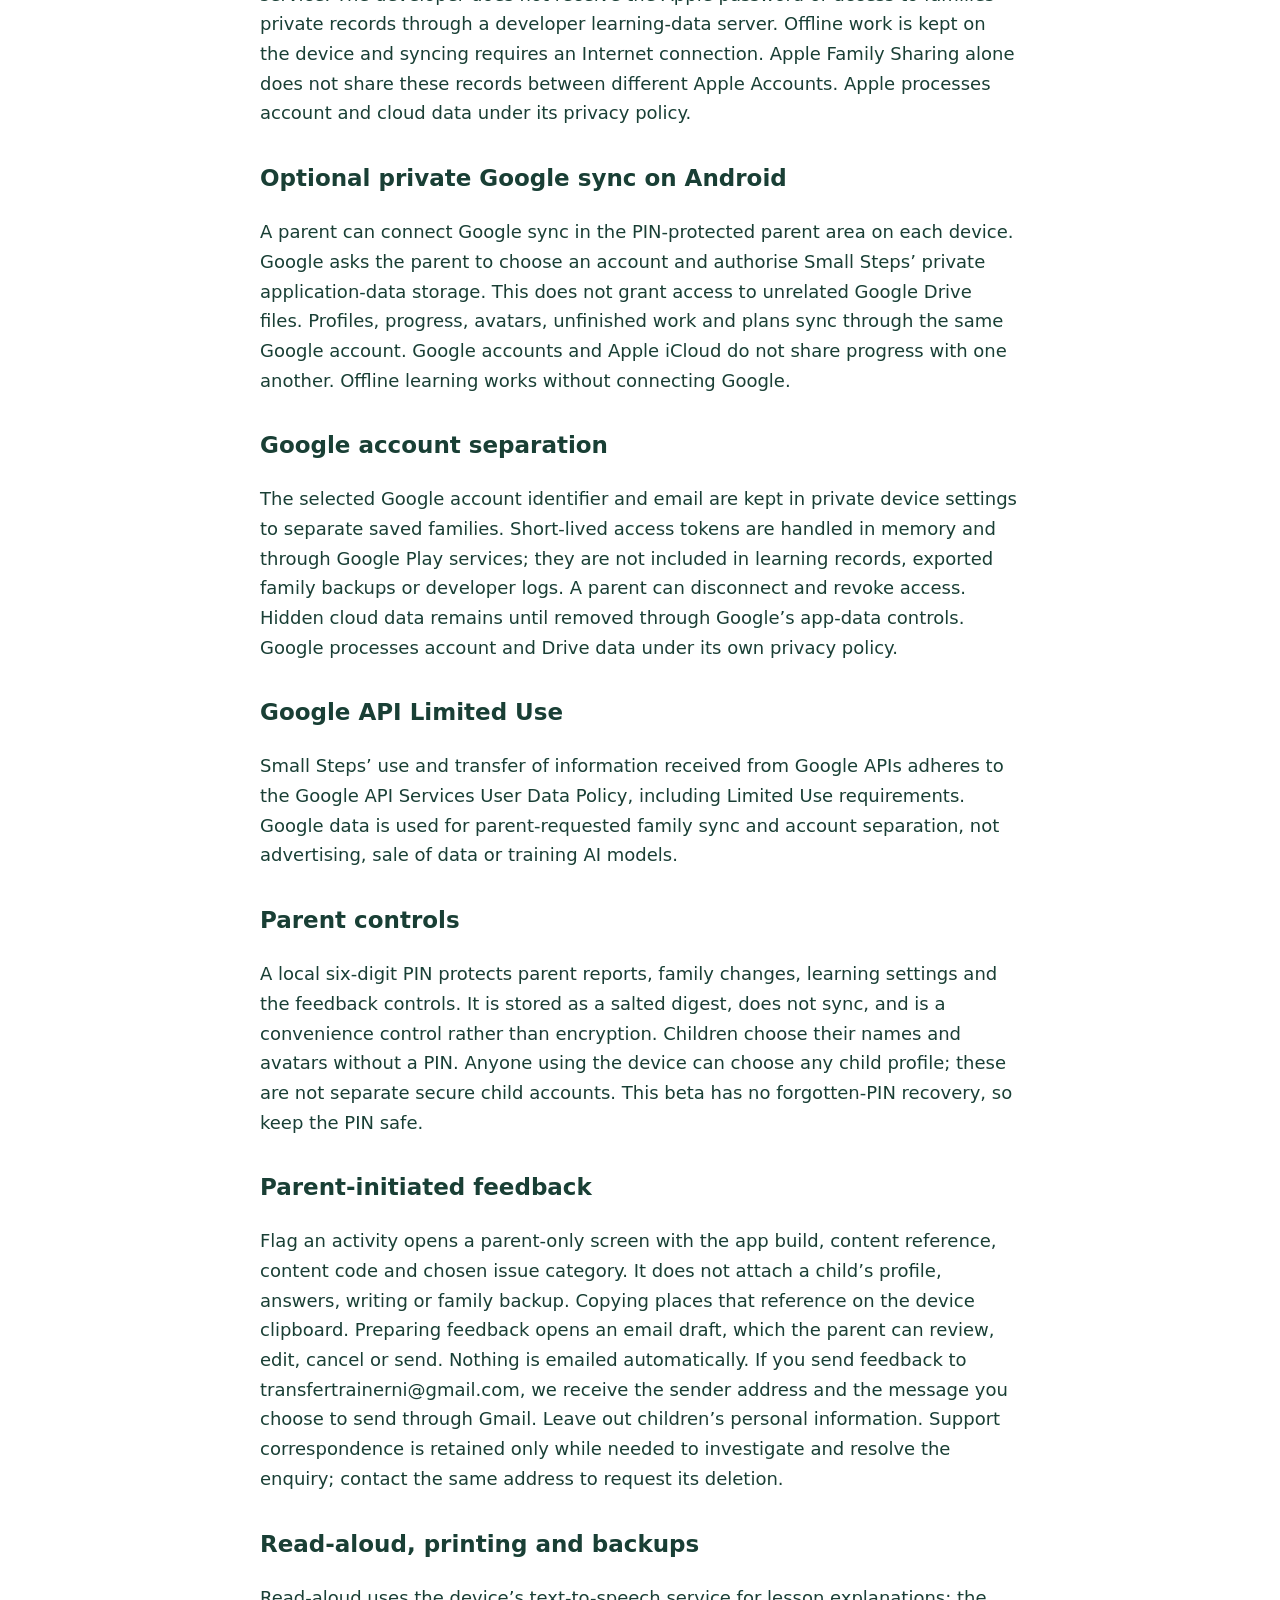
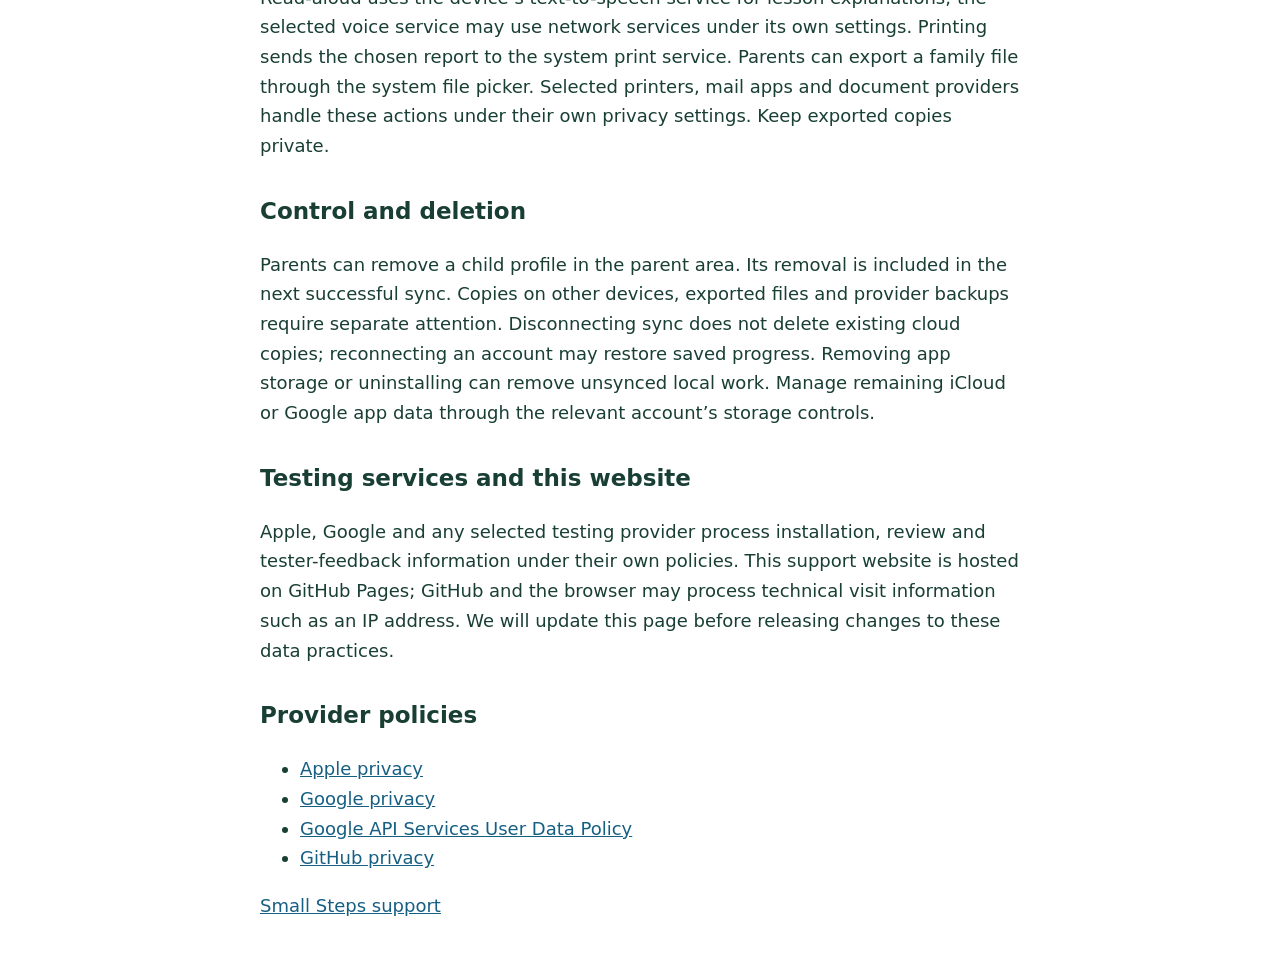
<file: small-steps-privacy.html>
<!doctype html><html lang="en-GB"><meta charset="utf-8"><meta name="viewport" content="width=device-width,initial-scale=1"><title>Small Steps privacy</title><style>body{font:18px/1.65 system-ui,sans-serif;max-width:760px;margin:40px auto;padding:0 22px;color:#193f35}h1{font-size:clamp(24px,5vw,34px)}h2{font-size:23px;margin-top:32px}a{color:#165f83}</style><main><h1>Small Steps: English &amp; Maths — privacy</h1><p>iPhone, iPad and Android beta · Updated 4 November 2026<br>Developer: BaseCodex<br>Contact: <a href="mailto:transfertrainerni@gmail.com">transfertrainerni@gmail.com</a></p><h2>What is saved</h2><p>Small Steps saves child nicknames, school systems and years, avatars, starting-point responses, lesson attempts, writing, weekly plans and device preferences in private app storage. No child email address, date of birth or photo is needed. Use fictional profiles for community software testing.</p><h2>Developer access</h2><p>There is no Small Steps or ChatGPT account. Learning records are not sent to a developer-operated server. The app has no ads, analytics SDK, live AI service or microphone recording. Current community beta builds do not charge for access. A yearly subscription is being prepared; purchasing remains disabled in the subscription preparation build until store testing and release checks are completed. Optional support feedback is described below.</p><h2>Parent-only store subscriptions</h2><p>The planned paid version is free to download, with English and Maths learning access offered as an auto-renewing yearly subscription. The planned UK price is £19.99 for one year; the store purchase sheet shows the current local price and renewal details. No trial is promised. Purchase, restore and subscription-management controls are in the parent area. The local PIN is a convenience control and is not a substitute for Apple or Google purchase authentication and parental restrictions.</p><p>Apple or Google processes the subscription using the adult's store account and payment arrangements, under its own terms and privacy policy. Small Steps does not receive card details or the store password. The native billing framework supplies product details and verified purchase or entitlement information so the app can check access. These are not added to child profiles, family backups, progress sync, analytics or developer logs, and are not sent to a developer-operated purchase server.</p><p>Subscriptions renew automatically unless cancelled in the relevant store. Cancelling renewal keeps access for the remaining paid period, subject to the store's refund, revocation and billing rules. Expiry does not delete saved family progress or remove parent access to reports and backups. Restore using the store account that subscribed. Apple and Google subscriptions are separate; the app does not transfer a purchase between platforms. Optional learning-progress sync remains separate from subscription status.</p><h2>Private iCloud on iPhone and iPad</h2><p>When available, the native app syncs family progress through the same Apple Account’s private CloudKit database. Apple manages the account and cloud service. The developer does not receive the Apple password or access to families’ private records through a developer learning-data server. Offline work is kept on the device and syncing requires an Internet connection. Apple Family Sharing alone does not share these records between different Apple Accounts. Apple processes account and cloud data under its privacy policy.</p><h2>Optional private Google sync on Android</h2><p>A parent can connect Google sync in the PIN-protected parent area on each device. Google asks the parent to choose an account and authorise Small Steps’ private application-data storage. This does not grant access to unrelated Google Drive files. Profiles, progress, avatars, unfinished work and plans sync through the same Google account. Google accounts and Apple iCloud do not share progress with one another. Offline learning works without connecting Google.</p><h2>Google account separation</h2><p>The selected Google account identifier and email are kept in private device settings to separate saved families. Short-lived access tokens are handled in memory and through Google Play services; they are not included in learning records, exported family backups or developer logs. A parent can disconnect and revoke access. Hidden cloud data remains until removed through Google’s app-data controls. Google processes account and Drive data under its own privacy policy.</p><h2>Google API Limited Use</h2><p>Small Steps’ use and transfer of information received from Google APIs adheres to the Google API Services User Data Policy, including Limited Use requirements. Google data is used for parent-requested family sync and account separation, not advertising, sale of data or training AI models.</p><h2>Parent controls</h2><p>A local six-digit PIN protects parent reports, family changes, learning settings and the feedback controls. It is stored as a salted digest, does not sync, and is a convenience control rather than encryption. Children choose their names and avatars without a PIN. Anyone using the device can choose any child profile; these are not separate secure child accounts. This beta has no forgotten-PIN recovery, so keep the PIN safe.</p><h2>Parent-initiated feedback</h2><p>Flag an activity opens a parent-only screen with the app build, content reference, content code and chosen issue category. It does not attach a child’s profile, answers, writing or family backup. Copying places that reference on the device clipboard. Preparing feedback opens an email draft, which the parent can review, edit, cancel or send. Nothing is emailed automatically. If you send feedback to transfertrainerni@gmail.com, we receive the sender address and the message you choose to send through Gmail. Leave out children’s personal information. Support correspondence is retained only while needed to investigate and resolve the enquiry; contact the same address to request its deletion.</p><h2>Read-aloud, printing and backups</h2><p>Read-aloud uses the device’s text-to-speech service for lesson explanations; the selected voice service may use network services under its own settings. Printing sends the chosen report to the system print service. Parents can export a family file through the system file picker. Selected printers, mail apps and document providers handle these actions under their own privacy settings. Keep exported copies private.</p><h2>Control and deletion</h2><p>Parents can remove a child profile in the parent area. Its removal is included in the next successful sync. Copies on other devices, exported files and provider backups require separate attention. Disconnecting sync does not delete existing cloud copies; reconnecting an account may restore saved progress. Removing app storage or uninstalling can remove unsynced local work. Manage remaining iCloud or Google app data through the relevant account’s storage controls.</p><h2>Testing services and this website</h2><p>Apple, Google and any selected testing provider process installation, review and tester-feedback information under their own policies. This support website is hosted on GitHub Pages; GitHub and the browser may process technical visit information such as an IP address. We will update this page before releasing changes to these data practices.</p><h2>Provider policies</h2><ul><li><a href="https://www.apple.com/legal/privacy/">Apple privacy</a></li><li><a href="https://policies.google.com/privacy">Google privacy</a></li><li><a href="https://developers.google.com/terms/api-services-user-data-policy">Google API Services User Data Policy</a></li><li><a href="https://docs.github.com/en/site-policy/privacy-policies/github-general-privacy-statement">GitHub privacy</a></li></ul><p><a href="small-steps.html">Small Steps support</a></p></main></html>
</file>
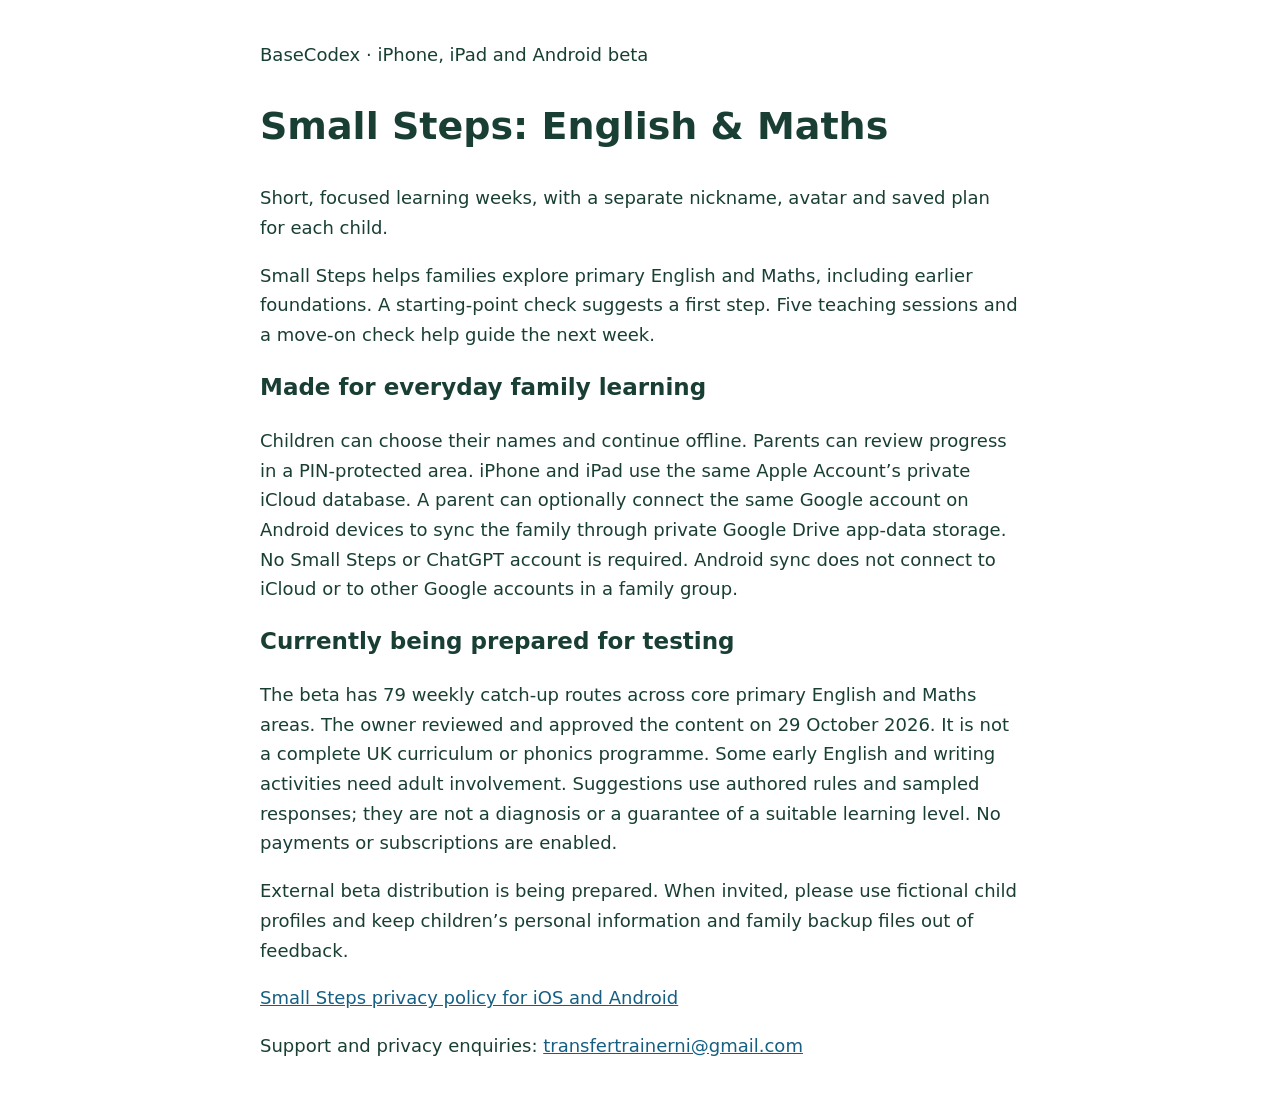
<file: small-steps.html>
<!doctype html><html lang="en-GB"><meta charset="utf-8"><meta name="viewport" content="width=device-width,initial-scale=1"><title>Small Steps: English &amp; Maths — BaseCodex</title><style>body{font:18px/1.65 system-ui,sans-serif;max-width:760px;margin:40px auto;padding:0 22px;color:#193f35}h1{font-size:clamp(26px,5vw,38px)}h2{font-size:23px}a{color:#165f83}</style><main><p>BaseCodex · iPhone, iPad and Android beta</p><h1>Small Steps: English &amp; Maths</h1><p>Short, focused learning weeks, with a separate nickname, avatar and saved plan for each child.</p><p>Small Steps helps families explore primary English and Maths, including earlier foundations. A starting-point check suggests a first step. Five teaching sessions and a move-on check help guide the next week.</p><h2>Made for everyday family learning</h2><p>Children can choose their names and continue offline. Parents can review progress in a PIN-protected area. iPhone and iPad use the same Apple Account’s private iCloud database. A parent can optionally connect the same Google account on Android devices to sync the family through private Google Drive app-data storage. No Small Steps or ChatGPT account is required. Android sync does not connect to iCloud or to other Google accounts in a family group.</p><h2>Currently being prepared for testing</h2><p>The beta has 79 weekly catch-up routes across core primary English and Maths areas. The owner reviewed and approved the content on 29 October 2026. It is not a complete UK curriculum or phonics programme. Some early English and writing activities need adult involvement. Suggestions use authored rules and sampled responses; they are not a diagnosis or a guarantee of a suitable learning level. No payments or subscriptions are enabled.</p><p>External beta distribution is being prepared. When invited, please use fictional child profiles and keep children’s personal information and family backup files out of feedback.</p><p><a href="small-steps-privacy.html">Small Steps privacy policy for iOS and Android</a></p><p>Support and privacy enquiries: <a href="mailto:transfertrainerni@gmail.com">transfertrainerni@gmail.com</a></p></main></html>
</file>
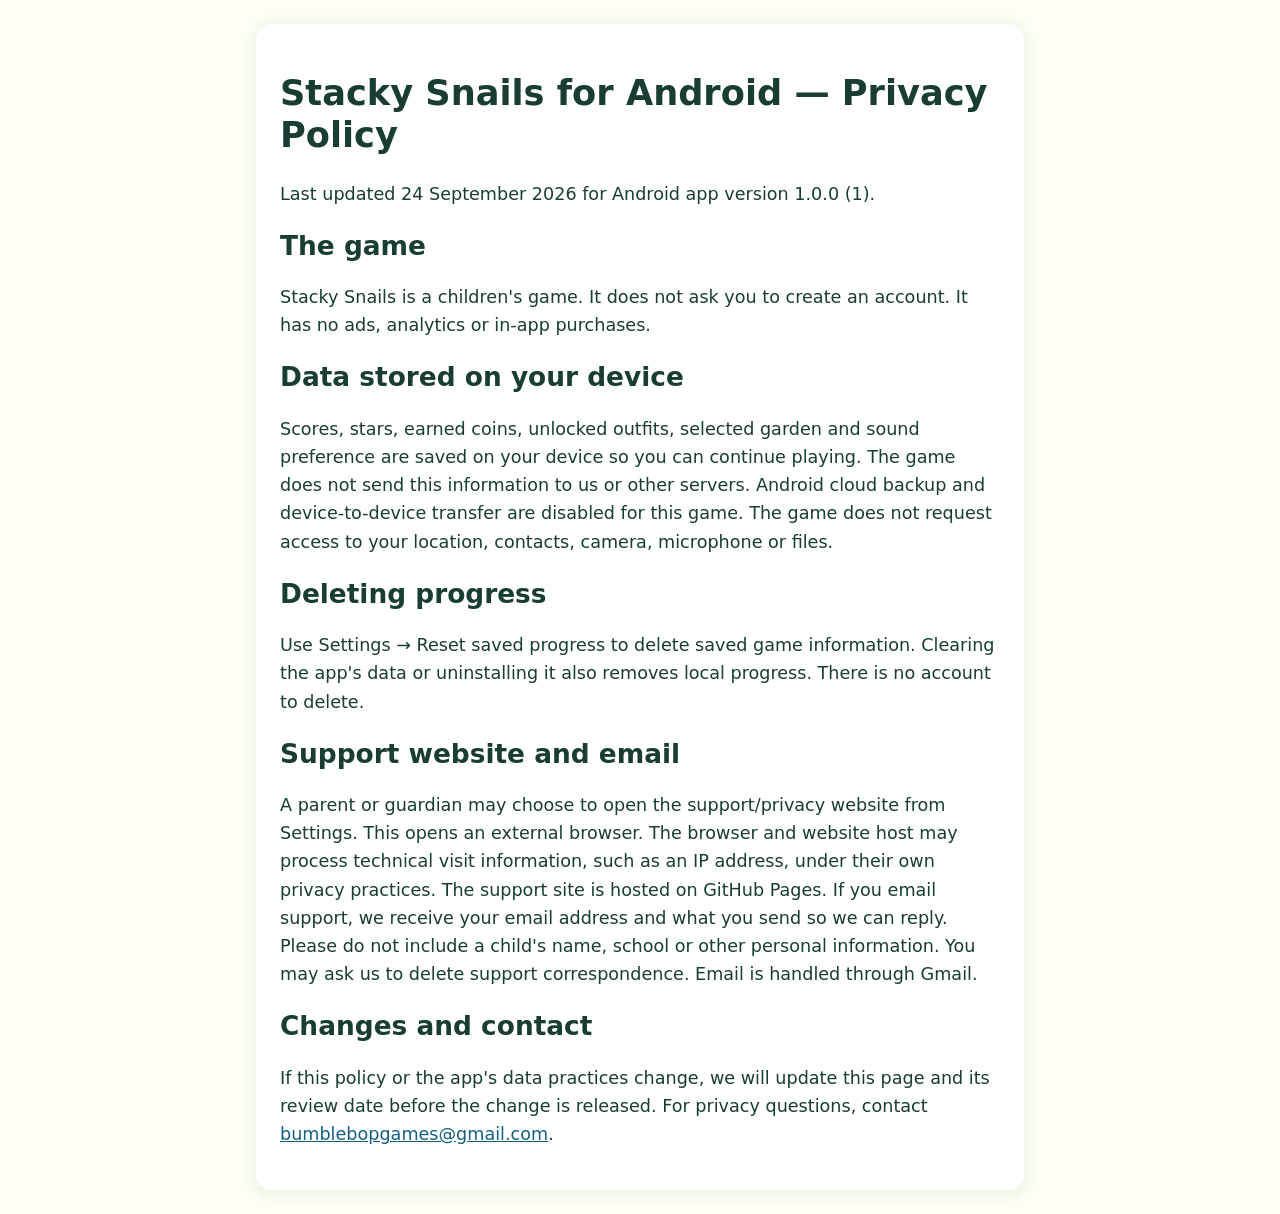
<file: stacky-snails-android-privacy.html>
<!doctype html>
<html lang="en">
<head>
  <meta charset="utf-8">
  <meta name="viewport" content="width=device-width, initial-scale=1">
  <title>Stacky Snails for Android — Privacy Policy</title>
  <meta name="description" content="Privacy information for the Stacky Snails Android game.">
  <style>body{font:1.1rem/1.6 system-ui,sans-serif;max-width:48rem;margin:0 auto;padding:1.5rem;color:#193d34;background:#fbfff4}h1,h2{line-height:1.2}a{color:#165f83}main{background:white;border-radius:1rem;padding:1.5rem;box-shadow:0 2px 18px #183e3218}</style>
</head>
<body><main>
  <h1>Stacky Snails for Android — Privacy Policy</h1>
  <p>Last updated 24 September 2026 for Android app version 1.0.0 (1).</p>
  <h2>The game</h2>
  <p>Stacky Snails is a children's game. It does not ask you to create an account. It has no ads, analytics or in-app purchases.</p>
  <h2>Data stored on your device</h2>
  <p>Scores, stars, earned coins, unlocked outfits, selected garden and sound preference are saved on your device so you can continue playing. The game does not send this information to us or other servers. Android cloud backup and device-to-device transfer are disabled for this game. The game does not request access to your location, contacts, camera, microphone or files.</p>
  <h2>Deleting progress</h2>
  <p>Use Settings → Reset saved progress to delete saved game information. Clearing the app's data or uninstalling it also removes local progress. There is no account to delete.</p>
  <h2>Support website and email</h2>
  <p>A parent or guardian may choose to open the support/privacy website from Settings. This opens an external browser. The browser and website host may process technical visit information, such as an IP address, under their own privacy practices. The support site is hosted on GitHub Pages. If you email support, we receive your email address and what you send so we can reply. Please do not include a child's name, school or other personal information. You may ask us to delete support correspondence. Email is handled through Gmail.</p>
  <h2>Changes and contact</h2>
  <p>If this policy or the app's data practices change, we will update this page and its review date before the change is released. For privacy questions, contact <a href="mailto:bumblebopgames@gmail.com">bumblebopgames@gmail.com</a>.</p>
</main></body></html>
</file>
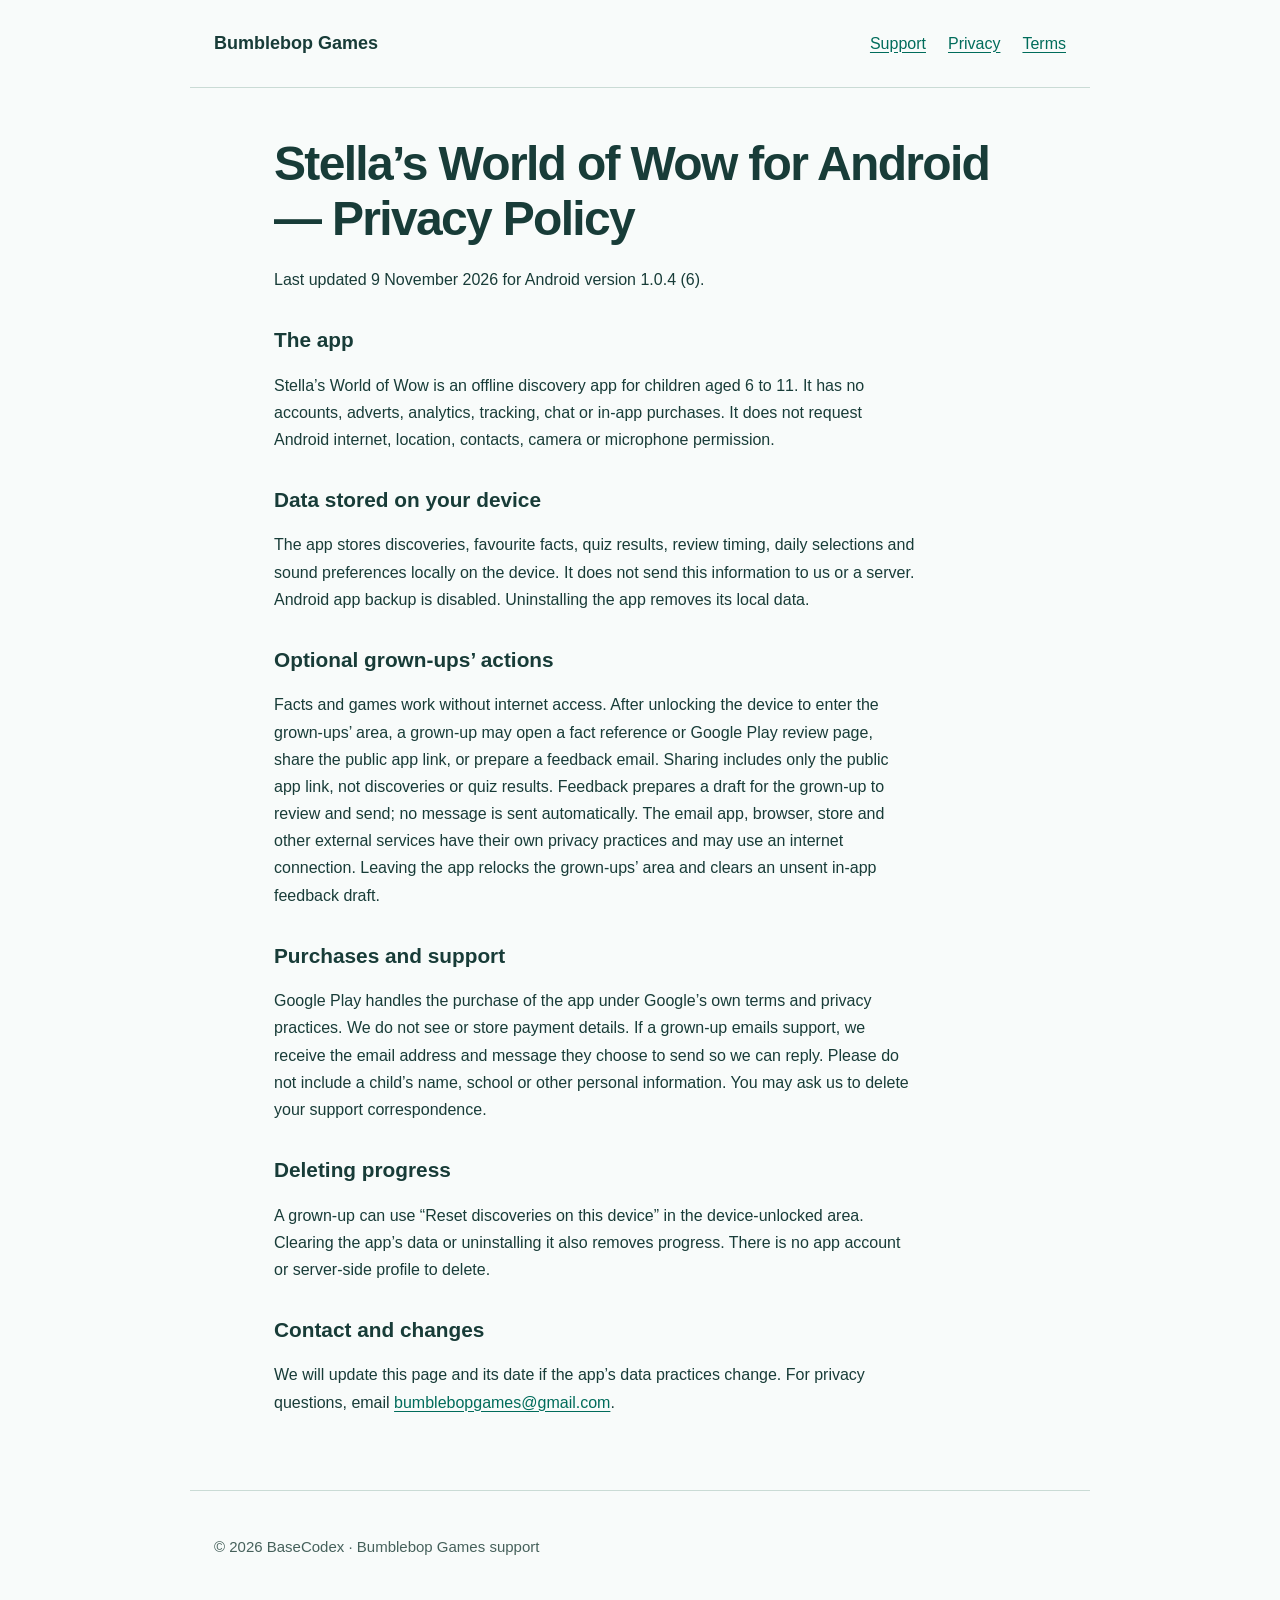
<file: stella-world-of-wow-android-privacy.html>
<!doctype html>
<html lang="en-GB">
<head>
  <meta charset="utf-8">
  <meta name="viewport" content="width=device-width, initial-scale=1">
  <title>Stella’s World of Wow for Android — Privacy Policy</title>
  <meta name="description" content="Privacy information for Stella’s World of Wow on Android.">
  <link rel="stylesheet" href="style.css">
</head>
<body>
<a class="skip" href="#main">Skip to content</a>
<header><a class="brand" href="./">Bumblebop Games</a><nav aria-label="Main navigation"><a href="./">Support</a><a href="privacy.html">Privacy</a><a href="terms.html">Terms</a></nav></header>
<main id="main" class="policy">
  <h1>Stella’s World of Wow for Android — Privacy Policy</h1>
  <p>Last updated 9 November 2026 for Android version 1.0.4 (6).</p>
  <h2>The app</h2>
  <p>Stella’s World of Wow is an offline discovery app for children aged 6 to 11. It has no accounts, adverts, analytics, tracking, chat or in-app purchases. It does not request Android internet, location, contacts, camera or microphone permission.</p>
  <h2>Data stored on your device</h2>
  <p>The app stores discoveries, favourite facts, quiz results, review timing, daily selections and sound preferences locally on the device. It does not send this information to us or a server. Android app backup is disabled. Uninstalling the app removes its local data.</p>
  <h2>Optional grown-ups’ actions</h2>
  <p>Facts and games work without internet access. After unlocking the device to enter the grown-ups’ area, a grown-up may open a fact reference or Google Play review page, share the public app link, or prepare a feedback email. Sharing includes only the public app link, not discoveries or quiz results. Feedback prepares a draft for the grown-up to review and send; no message is sent automatically. The email app, browser, store and other external services have their own privacy practices and may use an internet connection. Leaving the app relocks the grown-ups’ area and clears an unsent in-app feedback draft.</p>
  <h2>Purchases and support</h2>
  <p>Google Play handles the purchase of the app under Google’s own terms and privacy practices. We do not see or store payment details. If a grown-up emails support, we receive the email address and message they choose to send so we can reply. Please do not include a child’s name, school or other personal information. You may ask us to delete your support correspondence.</p>
  <h2>Deleting progress</h2>
  <p>A grown-up can use “Reset discoveries on this device” in the device-unlocked area. Clearing the app’s data or uninstalling it also removes progress. There is no app account or server-side profile to delete.</p>
  <h2>Contact and changes</h2>
  <p>We will update this page and its date if the app’s data practices change. For privacy questions, email <a href="mailto:bumblebopgames@gmail.com">bumblebopgames@gmail.com</a>.</p>
</main>
<footer><p>© 2026 BaseCodex · Bumblebop Games support</p></footer>
</body>
</html>
</file>
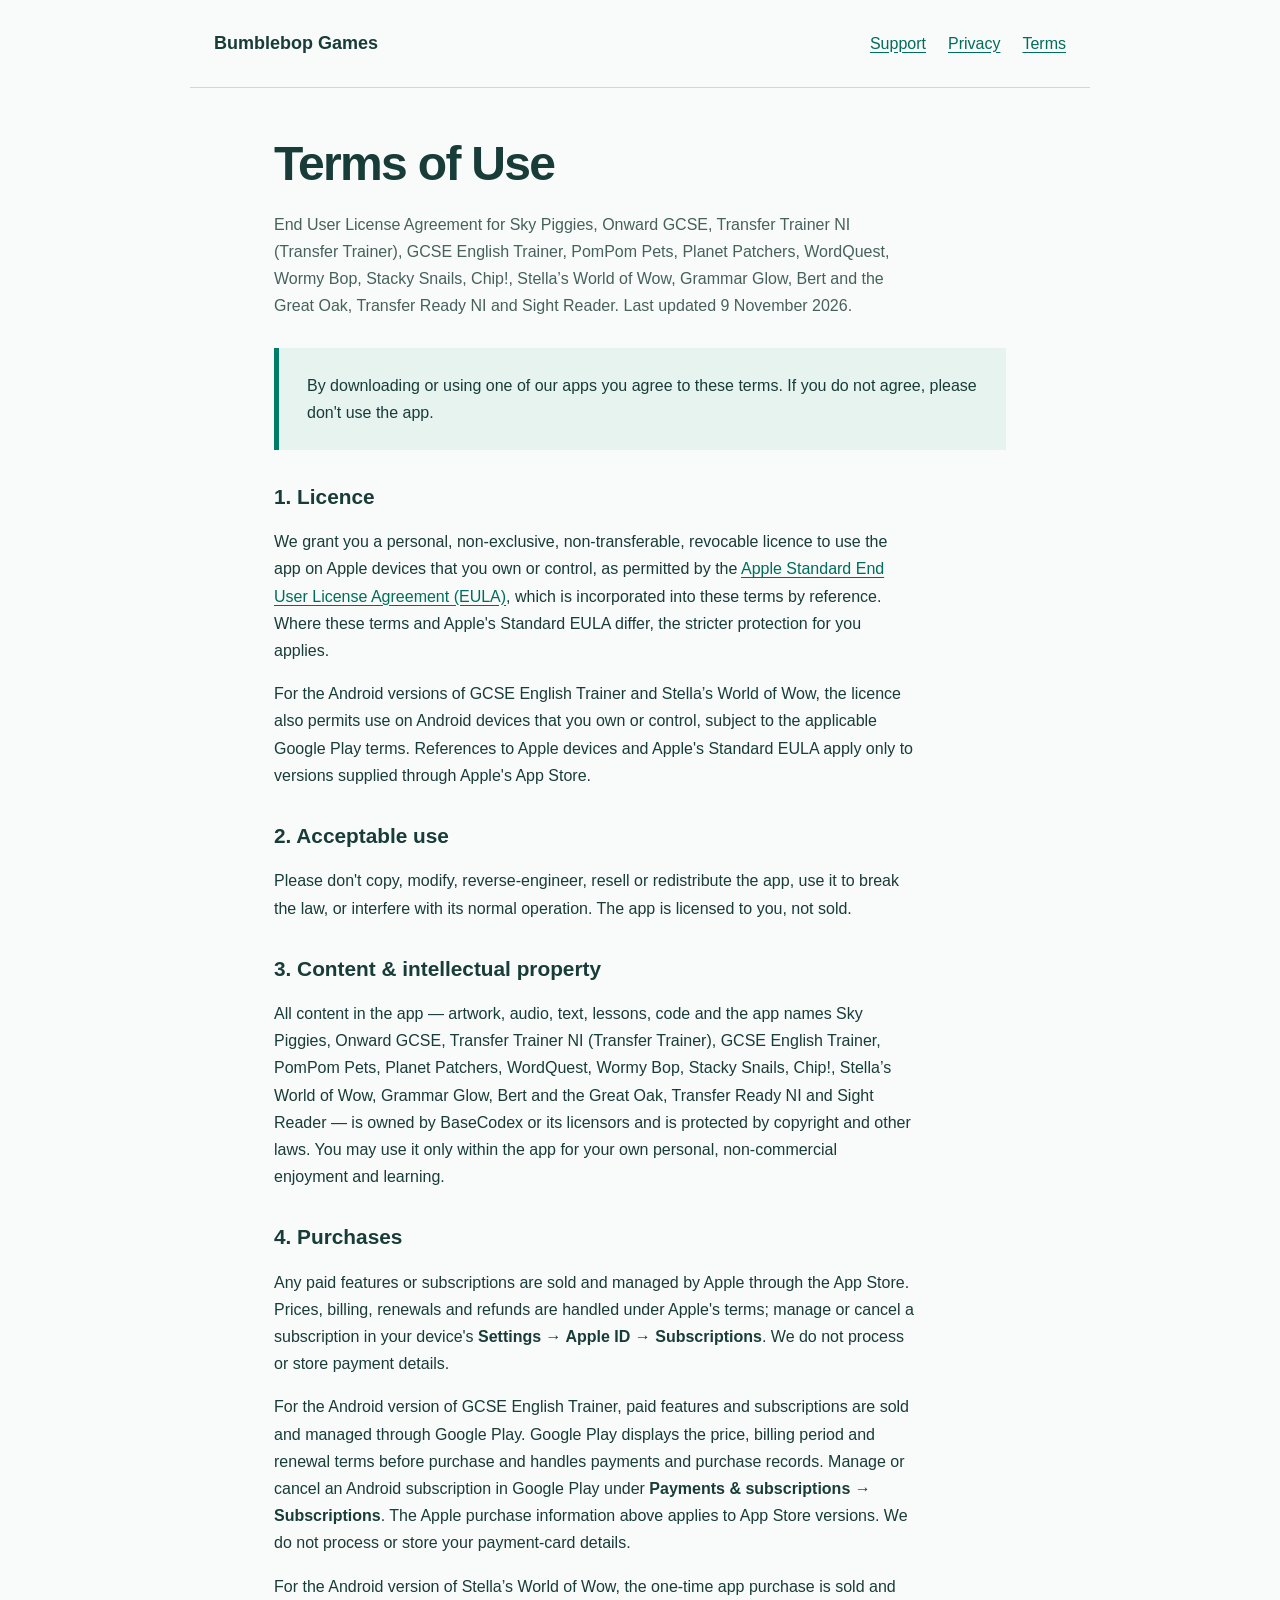
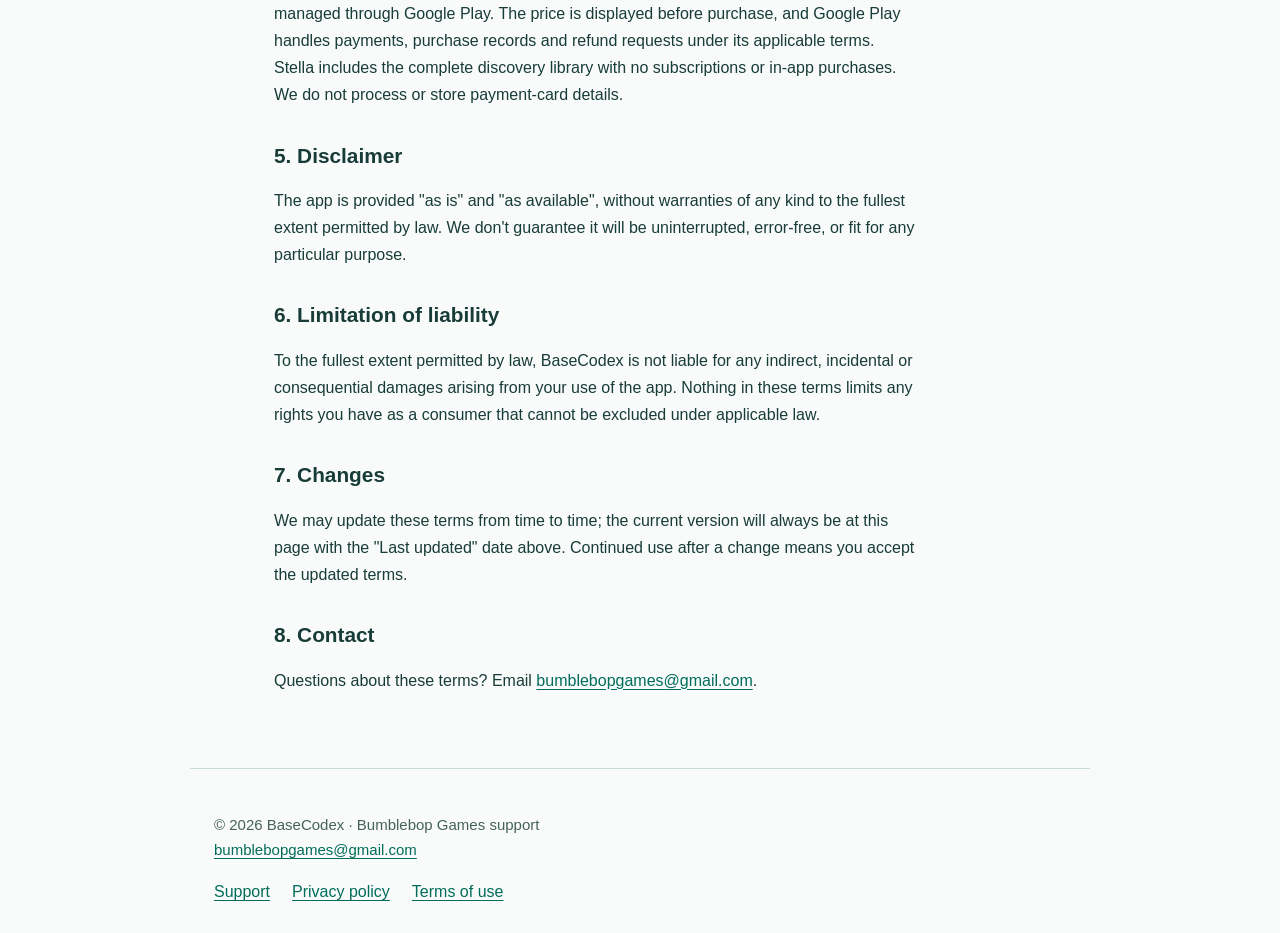
<file: terms.html>
<!doctype html>
<html lang="en"><head><meta charset="utf-8"><meta name="viewport" content="width=device-width, initial-scale=1"><title>Terms of use · Bumblebop Games</title><meta name="description" content="Terms of use for our games and learning apps."><link rel="stylesheet" href="style.css"></head><body><a class="skip" href="#main">Skip to content</a><header><a class="brand" href="./">Bumblebop Games</a><nav aria-label="Main navigation"><a href="./">Support</a><a href="privacy.html">Privacy</a><a href="terms.html">Terms</a></nav></header><main id="main" class="policy"><h1>Terms of Use</h1>
<p><em>End User License Agreement for Sky Piggies, Onward GCSE, Transfer Trainer NI (Transfer Trainer), GCSE English Trainer, PomPom Pets, Planet Patchers, WordQuest, Wormy Bop, Stacky Snails, Chip!, Stella’s World of Wow, Grammar Glow, Bert and the Great Oak, Transfer Ready NI and Sight Reader. Last updated 9 November 2026.</em></p>

<div class="card">
  By downloading or using one of our apps you agree to these terms. If you do
  not agree, please don't use the app.
</div>

<h2>1. Licence</h2>
<p>We grant you a personal, non-exclusive, non-transferable, revocable licence
to use the app on Apple devices that you own or control, as permitted by the
<a href="https://www.apple.com/legal/internet-services/itunes/dev/stdeula/">Apple
Standard End User License Agreement (EULA)</a>, which is incorporated into
these terms by reference. Where these terms and Apple's Standard EULA differ,
the stricter protection for you applies.</p>

<p>For the Android versions of GCSE English Trainer and Stella’s World of Wow, the licence also permits use on Android devices that you own or control, subject to the applicable Google Play terms. References to Apple devices and Apple's Standard EULA apply only to versions supplied through Apple's App Store.</p>

<h2>2. Acceptable use</h2>
<p>Please don't copy, modify, reverse-engineer, resell or redistribute the
app, use it to break the law, or interfere with its normal operation. The app
is licensed to you, not sold.</p>

<h2>3. Content &amp; intellectual property</h2>
<p>All content in the app &mdash; artwork, audio, text, lessons, code and the
app names Sky Piggies, Onward GCSE, Transfer Trainer NI (Transfer Trainer), GCSE English Trainer, PomPom Pets, Planet Patchers, WordQuest, Wormy Bop, Stacky Snails, Chip!, Stella’s World of Wow, Grammar Glow, Bert and the Great Oak, Transfer Ready NI and Sight Reader &mdash; is owned by BaseCodex
or its licensors and is protected by copyright and other laws. You may use it
only within the app for your own personal, non-commercial enjoyment and
learning.</p>

<h2>4. Purchases</h2>
<p>Any paid features or subscriptions are sold and managed by Apple through the
App Store. Prices, billing, renewals and refunds are handled under Apple's
terms; manage or cancel a subscription in your device's <strong>Settings &rarr;
Apple ID &rarr; Subscriptions</strong>. We do not process or store payment
details.</p>

<p>For the Android version of GCSE English Trainer, paid features and subscriptions are sold and managed through Google Play. Google Play displays the price, billing period and renewal terms before purchase and handles payments and purchase records. Manage or cancel an Android subscription in Google Play under <strong>Payments &amp; subscriptions &rarr; Subscriptions</strong>. The Apple purchase information above applies to App Store versions. We do not process or store your payment-card details.</p>

<p>For the Android version of Stella’s World of Wow, the one-time app purchase is sold and managed through Google Play. The price is displayed before purchase, and Google Play handles payments, purchase records and refund requests under its applicable terms. Stella includes the complete discovery library with no subscriptions or in-app purchases. We do not process or store payment-card details.</p>

<h2>5. Disclaimer</h2>
<p>The app is provided "as is" and "as available", without warranties of any
kind to the fullest extent permitted by law. We don't guarantee it will be
uninterrupted, error-free, or fit for any particular purpose.</p>

<h2>6. Limitation of liability</h2>
<p>To the fullest extent permitted by law, BaseCodex is not liable for any
indirect, incidental or consequential damages arising from your use of the
app. Nothing in these terms limits any rights you have as a consumer that
cannot be excluded under applicable law.</p>

<h2>7. Changes</h2>
<p>We may update these terms from time to time; the current version will always
be at this page with the "Last updated" date above. Continued use after a
change means you accept the updated terms.</p>

<h2>8. Contact</h2>
<p>Questions about these terms? Email
<a href="mailto:bumblebopgames@gmail.com">bumblebopgames@gmail.com</a>.</p></main><footer><p>© 2026 BaseCodex · Bumblebop Games support<br><a href="mailto:bumblebopgames@gmail.com">bumblebopgames@gmail.com</a></p><nav aria-label="Footer"><a href="./">Support</a><a href="privacy.html">Privacy policy</a><a href="terms.html">Terms of use</a></nav></footer></body></html>
</file>
<file: style.css>
*{box-sizing:border-box}html{scroll-behavior:smooth}body{font-family:-apple-system,BlinkMacSystemFont,"Segoe UI",sans-serif;font-size:1rem;line-height:1.7;color:#183c38;background:#f8fbfa;margin:0}a{color:#006c5b;text-underline-offset:.2em}a:hover{text-decoration-thickness:2px}a:focus-visible{outline:3px solid #ba6700;outline-offset:5px}header,main,footer{max-width:900px;margin:auto;padding:28px 24px}header{display:flex;justify-content:space-between;align-items:center;gap:20px;border-bottom:1px solid #cadbd5}.brand{font-size:1.125rem;font-weight:750;color:#183c38;text-decoration:none}nav{display:flex;gap:22px;flex-wrap:wrap}nav a{font-size:1rem}h1{font-size:clamp(2rem,5vw,3rem);line-height:1.15;letter-spacing:-.035em;margin:20px 0}h2{font-size:1.3rem;line-height:1.4;margin-top:32px}p{max-width:72ch}.intro{font-size:1.15rem;color:#395b55}.contact,.card{border-left:5px solid #007d69;background:#e6f3ee;padding:24px 28px;margin:28px 0}.contact h2{margin-top:0}.email{font-weight:700;font-size:clamp(1rem,3.8vw,1.35rem);overflow-wrap:anywhere}.app-list{display:grid;grid-template-columns:repeat(2,minmax(0,1fr));gap:0 32px;padding:0;list-style:none}.app-list li{padding:10px 0;border-bottom:1px solid #d8e5df}.muted,footer{color:#46615b}footer{border-top:1px solid #cadbd5;font-size:.9375rem;margin-top:30px}.skip{position:absolute;left:-9999px}.skip:focus{left:16px;top:12px;background:white;padding:12px}.policy{max-width:780px}.policy em{font-style:normal;color:#46615b}details{border-bottom:1px solid #cadbd5;padding:16px 0}summary{font-weight:650;cursor:pointer}summary:focus-visible{outline:3px solid #ba6700;outline-offset:4px}@media(max-width:600px){header{align-items:flex-start;flex-direction:column;gap:12px}header,main,footer{padding:22px 20px}.app-list{grid-template-columns:1fr}.contact,.card{padding:20px}}@media(prefers-reduced-motion:reduce){html{scroll-behavior:auto}}
</file>
